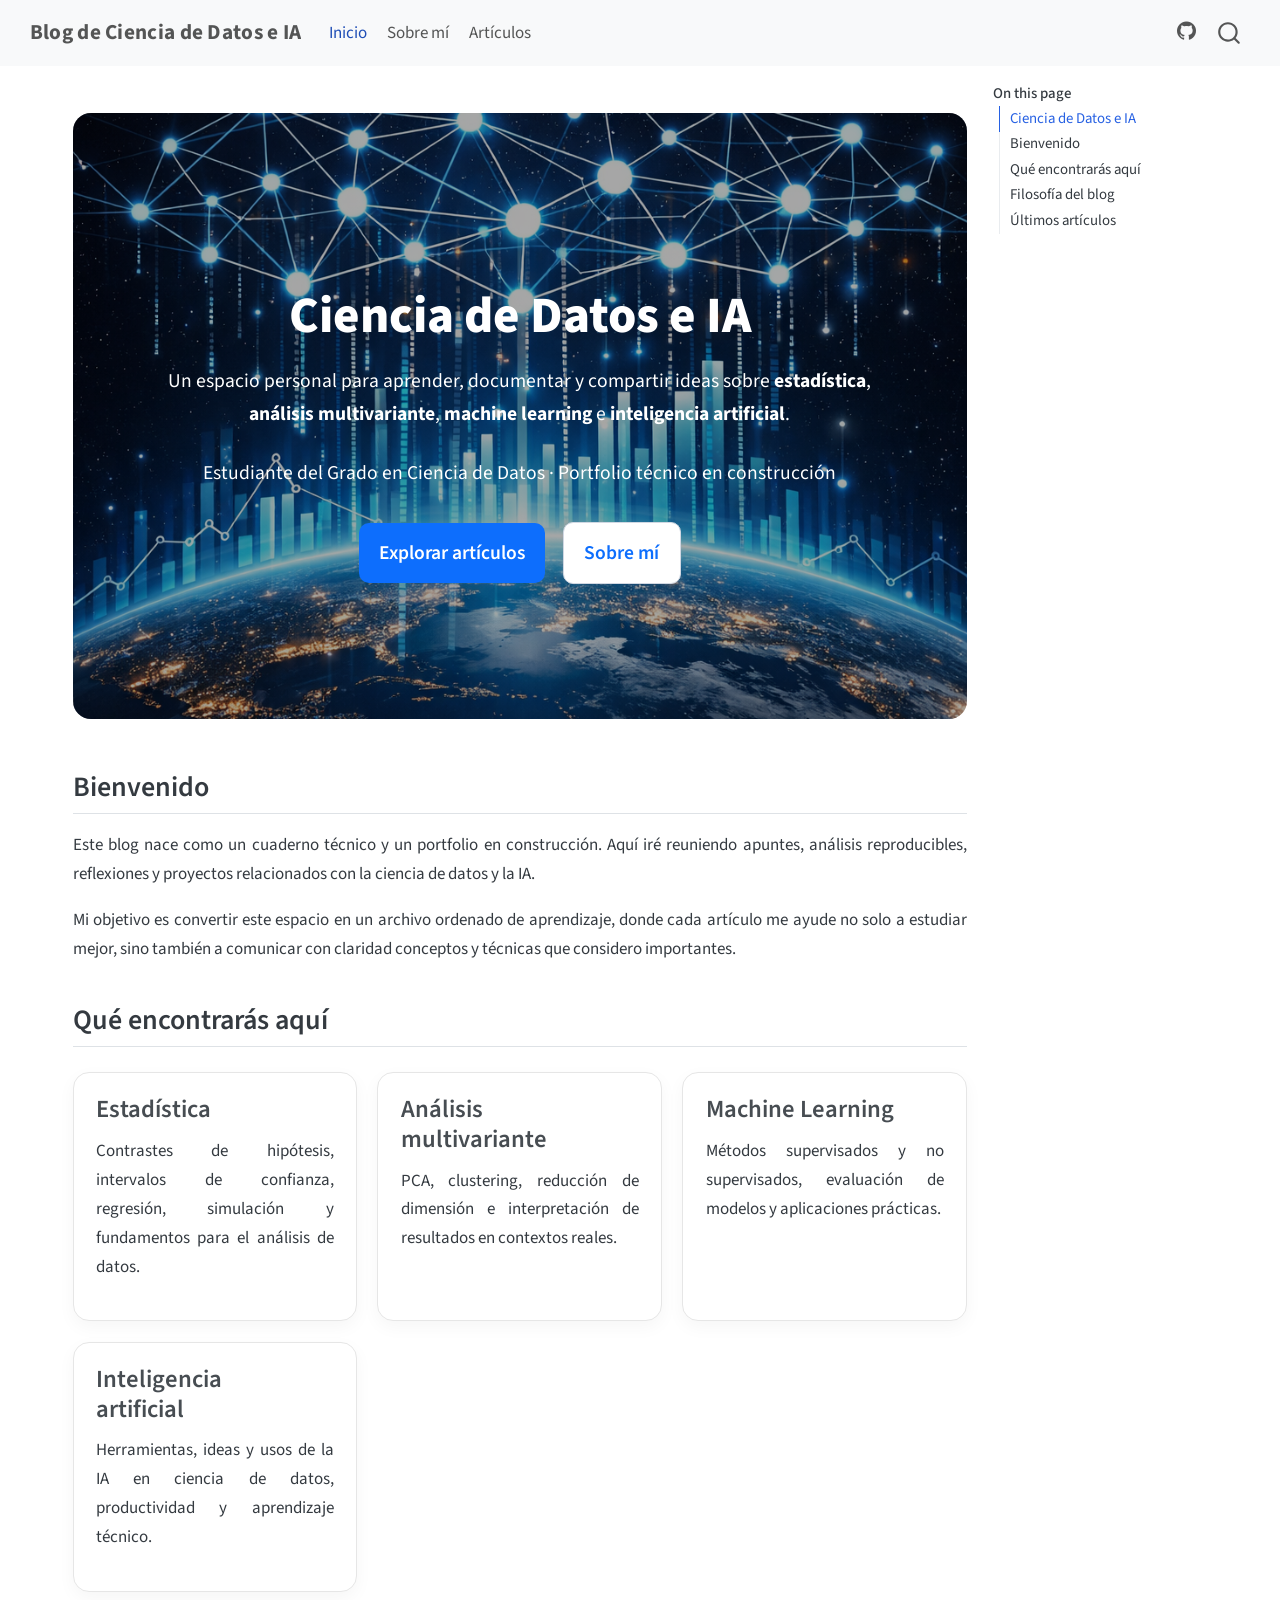
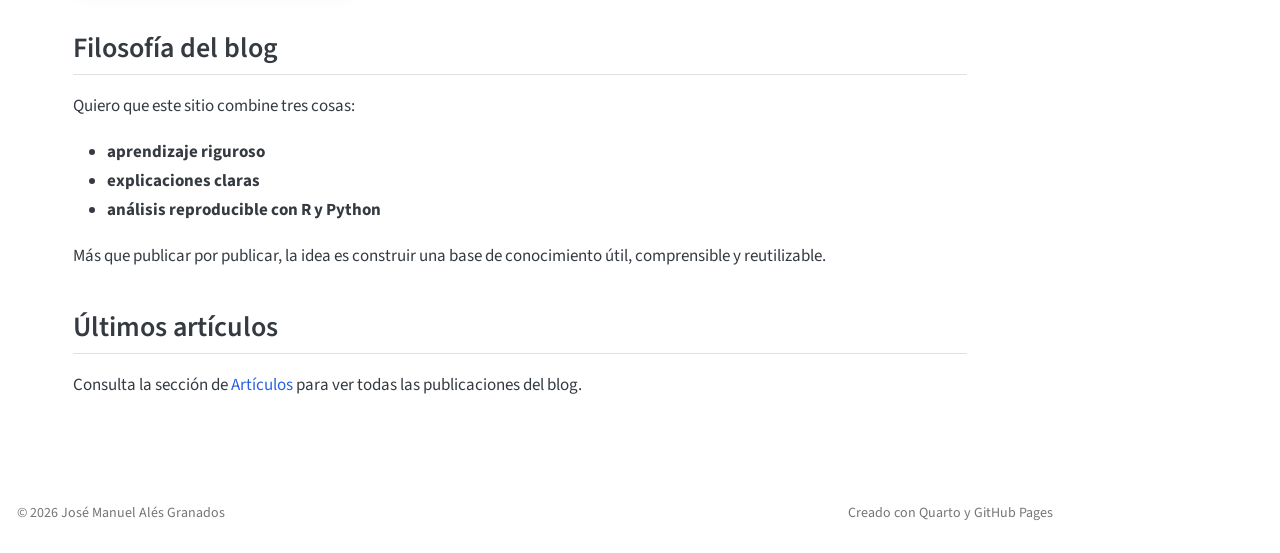
<file: index.html>
<!DOCTYPE html>
<html xmlns="http://www.w3.org/1999/xhtml" lang="en" xml:lang="en"><head>

<meta charset="utf-8">
<meta name="generator" content="quarto-1.9.36">

<meta name="viewport" content="width=device-width, initial-scale=1.0, user-scalable=yes">


<title>Blog de Ciencia de Datos e IA</title>
<style>
/* Default styles provided by pandoc.
** See https://pandoc.org/MANUAL.html#variables-for-html for config info.
*/
code{white-space: pre-wrap;}
span.smallcaps{font-variant: small-caps;}
div.columns{display: flex; gap: min(4vw, 1.5em);}
div.column{flex: auto; overflow-x: auto;}
div.hanging-indent{margin-left: 1.5em; text-indent: -1.5em;}
ul.task-list{list-style: none;}
ul.task-list li input[type="checkbox"] {
  width: 0.8em;
  margin: 0 0.8em 0.2em -1em; /* quarto-specific, see https://github.com/quarto-dev/quarto-cli/issues/4556 */ 
  vertical-align: middle;
}
</style>


<script src="site_libs/quarto-nav/quarto-nav.js"></script>
<script src="site_libs/quarto-nav/headroom.min.js"></script>
<script src="site_libs/clipboard/clipboard.min.js"></script>
<script src="site_libs/quarto-search/autocomplete.umd.js"></script>
<script src="site_libs/quarto-search/fuse.min.js"></script>
<script src="site_libs/quarto-search/quarto-search.js"></script>
<meta name="quarto:offset" content="./">
<script src="site_libs/quarto-html/quarto.js" type="module"></script>
<script src="site_libs/quarto-html/tabsets/tabsets.js" type="module"></script>
<script src="site_libs/quarto-html/popper.min.js"></script>
<script src="site_libs/quarto-html/tippy.umd.min.js"></script>
<script src="site_libs/quarto-html/anchor.min.js"></script>
<link href="site_libs/quarto-html/tippy.css" rel="stylesheet">
<link href="site_libs/quarto-html/quarto-syntax-highlighting-845c23b38eaddc0f92fda52bfe77a8c8.css" rel="stylesheet" id="quarto-text-highlighting-styles">
<script src="site_libs/bootstrap/bootstrap.min.js"></script>
<link href="site_libs/bootstrap/bootstrap-icons.css" rel="stylesheet">
<link href="site_libs/bootstrap/bootstrap-a0f9fd0d421825b736dc1bbcbcba2219.min.css" rel="stylesheet" append-hash="true" id="quarto-bootstrap" data-mode="light">
<script id="quarto-search-options" type="application/json">{
  "location": "navbar",
  "copy-button": false,
  "collapse-after": 3,
  "panel-placement": "end",
  "type": "overlay",
  "limit": 50,
  "keyboard-shortcut": [
    "f",
    "/",
    "s"
  ],
  "show-item-context": false,
  "language": {
    "search-no-results-text": "No results",
    "search-matching-documents-text": "matching documents",
    "search-copy-link-title": "Copy link to search",
    "search-hide-matches-text": "Hide additional matches",
    "search-more-match-text": "more match in this document",
    "search-more-matches-text": "more matches in this document",
    "search-clear-button-title": "Clear",
    "search-text-placeholder": "",
    "search-detached-cancel-button-title": "Cancel",
    "search-submit-button-title": "Submit",
    "search-label": "Search"
  }
}</script>
<style>html{ scroll-behavior: smooth; }</style>


<link rel="stylesheet" href="styles.css">
</head>

<body class="nav-fixed quarto-light">

<div id="quarto-search-results"></div>
  <header id="quarto-header" class="headroom fixed-top">
    <nav class="navbar navbar-expand-lg " data-bs-theme="dark">
      <div class="navbar-container container-fluid">
      <div class="navbar-brand-container mx-auto">
    <a class="navbar-brand" href="./index.html">
    <span class="navbar-title">Blog de Ciencia de Datos e IA</span>
    </a>
  </div>
            <div id="quarto-search" class="" title="Search"></div>
          <button class="navbar-toggler" type="button" data-bs-toggle="collapse" data-bs-target="#navbarCollapse" aria-controls="navbarCollapse" role="menu" aria-expanded="false" aria-label="Toggle navigation" onclick="if (window.quartoToggleHeadroom) { window.quartoToggleHeadroom(); }">
  <span class="navbar-toggler-icon"></span>
</button>
          <div class="collapse navbar-collapse" id="navbarCollapse">
            <ul class="navbar-nav navbar-nav-scroll me-auto">
  <li class="nav-item">
    <a class="nav-link active" href="./index.html" aria-current="page"> 
<span class="menu-text">Inicio</span></a>
  </li>  
  <li class="nav-item">
    <a class="nav-link" href="./about.html"> 
<span class="menu-text">Sobre mí</span></a>
  </li>  
  <li class="nav-item">
    <a class="nav-link" href="./posts.html"> 
<span class="menu-text">Artículos</span></a>
  </li>  
</ul>
            <ul class="navbar-nav navbar-nav-scroll ms-auto">
  <li class="nav-item compact">
    <a class="nav-link" href="https://github.com/JAles83"> <i class="bi bi-github" role="img">
</i> 
<span class="menu-text"></span></a>
  </li>  
</ul>
          </div> <!-- /navcollapse -->
            <div class="quarto-navbar-tools">
</div>
      </div> <!-- /container-fluid -->
    </nav>
</header>
<!-- content -->
<div id="quarto-content" class="quarto-container page-columns page-rows-contents page-layout-full page-navbar">
<!-- sidebar -->
<!-- margin-sidebar -->
    <div id="quarto-margin-sidebar" class="sidebar margin-sidebar">
        <nav id="TOC" role="doc-toc" class="toc-active">
    <h2 id="toc-title">On this page</h2>
   
  <ul>
  <li><a href="#ciencia-de-datos-e-ia" id="toc-ciencia-de-datos-e-ia" class="nav-link active" data-scroll-target="#ciencia-de-datos-e-ia">Ciencia de Datos e IA</a></li>
  <li><a href="#bienvenido" id="toc-bienvenido" class="nav-link" data-scroll-target="#bienvenido">Bienvenido</a></li>
  <li><a href="#qué-encontrarás-aquí" id="toc-qué-encontrarás-aquí" class="nav-link" data-scroll-target="#qué-encontrarás-aquí">Qué encontrarás aquí</a></li>
  <li><a href="#filosofía-del-blog" id="toc-filosofía-del-blog" class="nav-link" data-scroll-target="#filosofía-del-blog">Filosofía del blog</a></li>
  <li><a href="#últimos-artículos" id="toc-últimos-artículos" class="nav-link" data-scroll-target="#últimos-artículos">Últimos artículos</a></li>
  </ul>
</nav>
    </div>
<!-- main -->
<main class="content column-page-left" id="quarto-document-content"><header id="title-block-header" class="quarto-title-block"></header>




<section id="ciencia-de-datos-e-ia" class="level1 hero-banner">
<h1>Ciencia de Datos e IA</h1>
<p>Un espacio personal para aprender, documentar y compartir ideas sobre <strong>estadística</strong>, <strong>análisis multivariante</strong>, <strong>machine learning</strong> e <strong>inteligencia artificial</strong>.</p>
<p>Estudiante del Grado en Ciencia de Datos · Portfolio técnico en construcción</p>
<p><a href="./posts.html" class="btn-primary">Explorar artículos</a> <a href="./about.html" class="btn-secondary">Sobre mí</a></p>
</section>
<section id="bienvenido" class="level2">
<h2 class="anchored" data-anchor-id="bienvenido">Bienvenido</h2>
<p>Este blog nace como un cuaderno técnico y un portfolio en construcción. Aquí iré reuniendo apuntes, análisis reproducibles, reflexiones y proyectos relacionados con la ciencia de datos y la IA.</p>
<p>Mi objetivo es convertir este espacio en un archivo ordenado de aprendizaje, donde cada artículo me ayude no solo a estudiar mejor, sino también a comunicar con claridad conceptos y técnicas que considero importantes.</p>
</section>
<section id="qué-encontrarás-aquí" class="level2">
<h2 class="anchored" data-anchor-id="qué-encontrarás-aquí">Qué encontrarás aquí</h2>
<div class="grid">
<section id="estadística" class="level3 feature-card">
<h3 class="anchored" data-anchor-id="estadística">Estadística</h3>
<p>Contrastes de hipótesis, intervalos de confianza, regresión, simulación y fundamentos para el análisis de datos.</p>
</section>
<section id="análisis-multivariante" class="level3 feature-card">
<h3 class="anchored" data-anchor-id="análisis-multivariante">Análisis multivariante</h3>
<p>PCA, clustering, reducción de dimensión e interpretación de resultados en contextos reales.</p>
</section>
<section id="machine-learning" class="level3 feature-card">
<h3 class="anchored" data-anchor-id="machine-learning">Machine Learning</h3>
<p>Métodos supervisados y no supervisados, evaluación de modelos y aplicaciones prácticas.</p>
</section>
<section id="inteligencia-artificial" class="level3 feature-card">
<h3 class="anchored" data-anchor-id="inteligencia-artificial">Inteligencia artificial</h3>
<p>Herramientas, ideas y usos de la IA en ciencia de datos, productividad y aprendizaje técnico.</p>
</section>
</div>
</section>
<section id="filosofía-del-blog" class="level2">
<h2 class="anchored" data-anchor-id="filosofía-del-blog">Filosofía del blog</h2>
<p>Quiero que este sitio combine tres cosas:</p>
<ul>
<li><strong>aprendizaje riguroso</strong></li>
<li><strong>explicaciones claras</strong></li>
<li><strong>análisis reproducible con R y Python</strong></li>
</ul>
<p>Más que publicar por publicar, la idea es construir una base de conocimiento útil, comprensible y reutilizable.</p>
</section>
<section id="últimos-artículos" class="level2">
<h2 class="anchored" data-anchor-id="últimos-artículos">Últimos artículos</h2>
<p>Consulta la sección de <a href="./posts.html">Artículos</a> para ver todas las publicaciones del blog.</p>


</section>

</main> <!-- /main -->
<script id="quarto-html-after-body" type="application/javascript">
  window.document.addEventListener("DOMContentLoaded", function (event) {
    const icon = "";
    const anchorJS = new window.AnchorJS();
    anchorJS.options = {
      placement: 'right',
      icon: icon
    };
    anchorJS.add('.anchored');
    const isCodeAnnotation = (el) => {
      for (const clz of el.classList) {
        if (clz.startsWith('code-annotation-')) {                     
          return true;
        }
      }
      return false;
    }
    const onCopySuccess = function(e) {
      // button target
      const button = e.trigger;
      // don't keep focus
      button.blur();
      // flash "checked"
      button.classList.add('code-copy-button-checked');
      var currentTitle = button.getAttribute("title");
      button.setAttribute("title", "Copied!");
      let tooltip;
      if (window.bootstrap) {
        button.setAttribute("data-bs-toggle", "tooltip");
        button.setAttribute("data-bs-placement", "left");
        button.setAttribute("data-bs-title", "Copied!");
        tooltip = new bootstrap.Tooltip(button, 
          { trigger: "manual", 
            customClass: "code-copy-button-tooltip",
            offset: [0, -8]});
        tooltip.show();    
      }
      setTimeout(function() {
        if (tooltip) {
          tooltip.hide();
          button.removeAttribute("data-bs-title");
          button.removeAttribute("data-bs-toggle");
          button.removeAttribute("data-bs-placement");
        }
        button.setAttribute("title", currentTitle);
        button.classList.remove('code-copy-button-checked');
      }, 1000);
      // clear code selection
      e.clearSelection();
    }
    const getTextToCopy = function(trigger) {
      const outerScaffold = trigger.parentElement.cloneNode(true);
      const codeEl = outerScaffold.querySelector('code');
      for (const childEl of codeEl.children) {
        if (isCodeAnnotation(childEl)) {
          childEl.remove();
        }
      }
      return codeEl.innerText;
    }
    const clipboard = new window.ClipboardJS('.code-copy-button:not([data-in-quarto-modal])', {
      text: getTextToCopy
    });
    clipboard.on('success', onCopySuccess);
    if (window.document.getElementById('quarto-embedded-source-code-modal')) {
      const clipboardModal = new window.ClipboardJS('.code-copy-button[data-in-quarto-modal]', {
        text: getTextToCopy,
        container: window.document.getElementById('quarto-embedded-source-code-modal')
      });
      clipboardModal.on('success', onCopySuccess);
    }
      var localhostRegex = new RegExp(/^(?:http|https):\/\/localhost\:?[0-9]*\//);
      var mailtoRegex = new RegExp(/^mailto:/);
        var filterRegex = new RegExp("https:\/\/jales83\.github\.io");
      var isInternal = (href) => {
          return filterRegex.test(href) || localhostRegex.test(href) || mailtoRegex.test(href);
      }
      // Inspect non-navigation links and adorn them if external
     var links = window.document.querySelectorAll('a[href]:not(.nav-link):not(.navbar-brand):not(.toc-action):not(.sidebar-link):not(.sidebar-item-toggle):not(.pagination-link):not(.no-external):not([aria-hidden]):not(.dropdown-item):not(.quarto-navigation-tool):not(.about-link)');
      for (var i=0; i<links.length; i++) {
        const link = links[i];
        if (!isInternal(link.href)) {
          // undo the damage that might have been done by quarto-nav.js in the case of
          // links that we want to consider external
          if (link.dataset.originalHref !== undefined) {
            link.href = link.dataset.originalHref;
          }
        }
      }
    function tippyHover(el, contentFn, onTriggerFn, onUntriggerFn) {
      const config = {
        allowHTML: true,
        maxWidth: 500,
        delay: 100,
        arrow: false,
        appendTo: function(el) {
            return el.parentElement;
        },
        interactive: true,
        interactiveBorder: 10,
        theme: 'quarto',
        placement: 'bottom-start',
      };
      if (contentFn) {
        config.content = contentFn;
      }
      if (onTriggerFn) {
        config.onTrigger = onTriggerFn;
      }
      if (onUntriggerFn) {
        config.onUntrigger = onUntriggerFn;
      }
      window.tippy(el, config); 
    }
    const noterefs = window.document.querySelectorAll('a[role="doc-noteref"]');
    for (var i=0; i<noterefs.length; i++) {
      const ref = noterefs[i];
      tippyHover(ref, function() {
        // use id or data attribute instead here
        let href = ref.getAttribute('data-footnote-href') || ref.getAttribute('href');
        try { href = new URL(href).hash; } catch {}
        const id = href.replace(/^#\/?/, "");
        const note = window.document.getElementById(id);
        if (note) {
          return note.innerHTML;
        } else {
          return "";
        }
      });
    }
    const xrefs = window.document.querySelectorAll('a.quarto-xref');
    const processXRef = (id, note) => {
      // Strip column container classes
      const stripColumnClz = (el) => {
        el.classList.remove("page-full", "page-columns");
        if (el.children) {
          for (const child of el.children) {
            stripColumnClz(child);
          }
        }
      }
      stripColumnClz(note)
      if (id === null || id.startsWith('sec-')) {
        // Special case sections, only their first couple elements
        const container = document.createElement("div");
        if (note.children && note.children.length > 2) {
          container.appendChild(note.children[0].cloneNode(true));
          for (let i = 1; i < note.children.length; i++) {
            const child = note.children[i];
            if (child.tagName === "P" && child.innerText === "") {
              continue;
            } else {
              container.appendChild(child.cloneNode(true));
              break;
            }
          }
          if (window.Quarto?.typesetMath) {
            window.Quarto.typesetMath(container);
          }
          return container.innerHTML
        } else {
          if (window.Quarto?.typesetMath) {
            window.Quarto.typesetMath(note);
          }
          return note.innerHTML;
        }
      } else {
        // Remove any anchor links if they are present
        const anchorLink = note.querySelector('a.anchorjs-link');
        if (anchorLink) {
          anchorLink.remove();
        }
        if (window.Quarto?.typesetMath) {
          window.Quarto.typesetMath(note);
        }
        if (note.classList.contains("callout")) {
          return note.outerHTML;
        } else {
          return note.innerHTML;
        }
      }
    }
    for (var i=0; i<xrefs.length; i++) {
      const xref = xrefs[i];
      tippyHover(xref, undefined, function(instance) {
        instance.disable();
        let url = xref.getAttribute('href');
        let hash = undefined; 
        if (url.startsWith('#')) {
          hash = url;
        } else {
          try { hash = new URL(url).hash; } catch {}
        }
        if (hash) {
          const id = hash.replace(/^#\/?/, "");
          const note = window.document.getElementById(id);
          if (note !== null) {
            try {
              const html = processXRef(id, note.cloneNode(true));
              instance.setContent(html);
            } finally {
              instance.enable();
              instance.show();
            }
          } else {
            // See if we can fetch this
            fetch(url.split('#')[0])
            .then(res => res.text())
            .then(html => {
              const parser = new DOMParser();
              const htmlDoc = parser.parseFromString(html, "text/html");
              const note = htmlDoc.getElementById(id);
              if (note !== null) {
                const html = processXRef(id, note);
                instance.setContent(html);
              } 
            }).finally(() => {
              instance.enable();
              instance.show();
            });
          }
        } else {
          // See if we can fetch a full url (with no hash to target)
          // This is a special case and we should probably do some content thinning / targeting
          fetch(url)
          .then(res => res.text())
          .then(html => {
            const parser = new DOMParser();
            const htmlDoc = parser.parseFromString(html, "text/html");
            const note = htmlDoc.querySelector('main.content');
            if (note !== null) {
              // This should only happen for chapter cross references
              // (since there is no id in the URL)
              // remove the first header
              if (note.children.length > 0 && note.children[0].tagName === "HEADER") {
                note.children[0].remove();
              }
              const html = processXRef(null, note);
              instance.setContent(html);
            } 
          }).finally(() => {
            instance.enable();
            instance.show();
          });
        }
      }, function(instance) {
      });
    }
        let selectedAnnoteEl;
        const selectorForAnnotation = ( cell, annotation) => {
          let cellAttr = 'data-code-cell="' + cell + '"';
          let lineAttr = 'data-code-annotation="' +  annotation + '"';
          const selector = 'span[' + cellAttr + '][' + lineAttr + ']';
          return selector;
        }
        const selectCodeLines = (annoteEl) => {
          const doc = window.document;
          const targetCell = annoteEl.getAttribute("data-target-cell");
          const targetAnnotation = annoteEl.getAttribute("data-target-annotation");
          const annoteSpan = window.document.querySelector(selectorForAnnotation(targetCell, targetAnnotation));
          const lines = annoteSpan.getAttribute("data-code-lines").split(",");
          const lineIds = lines.map((line) => {
            return targetCell + "-" + line;
          })
          let top = null;
          let height = null;
          let parent = null;
          if (lineIds.length > 0) {
              //compute the position of the single el (top and bottom and make a div)
              const el = window.document.getElementById(lineIds[0]);
              top = el.offsetTop;
              height = el.offsetHeight;
              parent = el.parentElement.parentElement;
            if (lineIds.length > 1) {
              const lastEl = window.document.getElementById(lineIds[lineIds.length - 1]);
              const bottom = lastEl.offsetTop + lastEl.offsetHeight;
              height = bottom - top;
            }
            if (top !== null && height !== null && parent !== null) {
              // cook up a div (if necessary) and position it 
              let div = window.document.getElementById("code-annotation-line-highlight");
              if (div === null) {
                div = window.document.createElement("div");
                div.setAttribute("id", "code-annotation-line-highlight");
                div.style.position = 'absolute';
                parent.appendChild(div);
              }
              div.style.top = top - 2 + "px";
              div.style.height = height + 4 + "px";
              div.style.left = 0;
              let gutterDiv = window.document.getElementById("code-annotation-line-highlight-gutter");
              if (gutterDiv === null) {
                gutterDiv = window.document.createElement("div");
                gutterDiv.setAttribute("id", "code-annotation-line-highlight-gutter");
                gutterDiv.style.position = 'absolute';
                const codeCell = window.document.getElementById(targetCell);
                const gutter = codeCell.querySelector('.code-annotation-gutter');
                gutter.appendChild(gutterDiv);
              }
              gutterDiv.style.top = top - 2 + "px";
              gutterDiv.style.height = height + 4 + "px";
            }
            selectedAnnoteEl = annoteEl;
          }
        };
        const unselectCodeLines = () => {
          const elementsIds = ["code-annotation-line-highlight", "code-annotation-line-highlight-gutter"];
          elementsIds.forEach((elId) => {
            const div = window.document.getElementById(elId);
            if (div) {
              div.remove();
            }
          });
          selectedAnnoteEl = undefined;
        };
          // Handle positioning of the toggle
      window.addEventListener(
        "resize",
        throttle(() => {
          elRect = undefined;
          if (selectedAnnoteEl) {
            selectCodeLines(selectedAnnoteEl);
          }
        }, 10)
      );
      function throttle(fn, ms) {
      let throttle = false;
      let timer;
        return (...args) => {
          if(!throttle) { // first call gets through
              fn.apply(this, args);
              throttle = true;
          } else { // all the others get throttled
              if(timer) clearTimeout(timer); // cancel #2
              timer = setTimeout(() => {
                fn.apply(this, args);
                timer = throttle = false;
              }, ms);
          }
        };
      }
        // Attach click handler to the DT
        const annoteDls = window.document.querySelectorAll('dt[data-target-cell]');
        for (const annoteDlNode of annoteDls) {
          annoteDlNode.addEventListener('click', (event) => {
            const clickedEl = event.target;
            if (clickedEl !== selectedAnnoteEl) {
              unselectCodeLines();
              const activeEl = window.document.querySelector('dt[data-target-cell].code-annotation-active');
              if (activeEl) {
                activeEl.classList.remove('code-annotation-active');
              }
              selectCodeLines(clickedEl);
              clickedEl.classList.add('code-annotation-active');
            } else {
              // Unselect the line
              unselectCodeLines();
              clickedEl.classList.remove('code-annotation-active');
            }
          });
        }
    const findCites = (el) => {
      const parentEl = el.parentElement;
      if (parentEl) {
        const cites = parentEl.dataset.cites;
        if (cites) {
          return {
            el,
            cites: cites.split(' ')
          };
        } else {
          return findCites(el.parentElement)
        }
      } else {
        return undefined;
      }
    };
    var bibliorefs = window.document.querySelectorAll('a[role="doc-biblioref"]');
    for (var i=0; i<bibliorefs.length; i++) {
      const ref = bibliorefs[i];
      const citeInfo = findCites(ref);
      if (citeInfo) {
        tippyHover(citeInfo.el, function() {
          var popup = window.document.createElement('div');
          citeInfo.cites.forEach(function(cite) {
            var citeDiv = window.document.createElement('div');
            citeDiv.classList.add('hanging-indent');
            citeDiv.classList.add('csl-entry');
            var biblioDiv = window.document.getElementById('ref-' + cite);
            if (biblioDiv) {
              citeDiv.innerHTML = biblioDiv.innerHTML;
            }
            popup.appendChild(citeDiv);
          });
          return popup.innerHTML;
        });
      }
    }
  });
  </script>
</div> <!-- /content -->
<footer class="footer">
  <div class="nav-footer">
    <div class="nav-footer-left">
<p>© 2026 José Manuel Alés Granados</p>
</div>   
    <div class="nav-footer-center">
      &nbsp;
    </div>
    <div class="nav-footer-right">
<p>Creado con Quarto y GitHub Pages</p>
</div>
  </div>
</footer>




<script src="site_libs/quarto-html/zenscroll-min.js"></script>
</body></html>
</file>
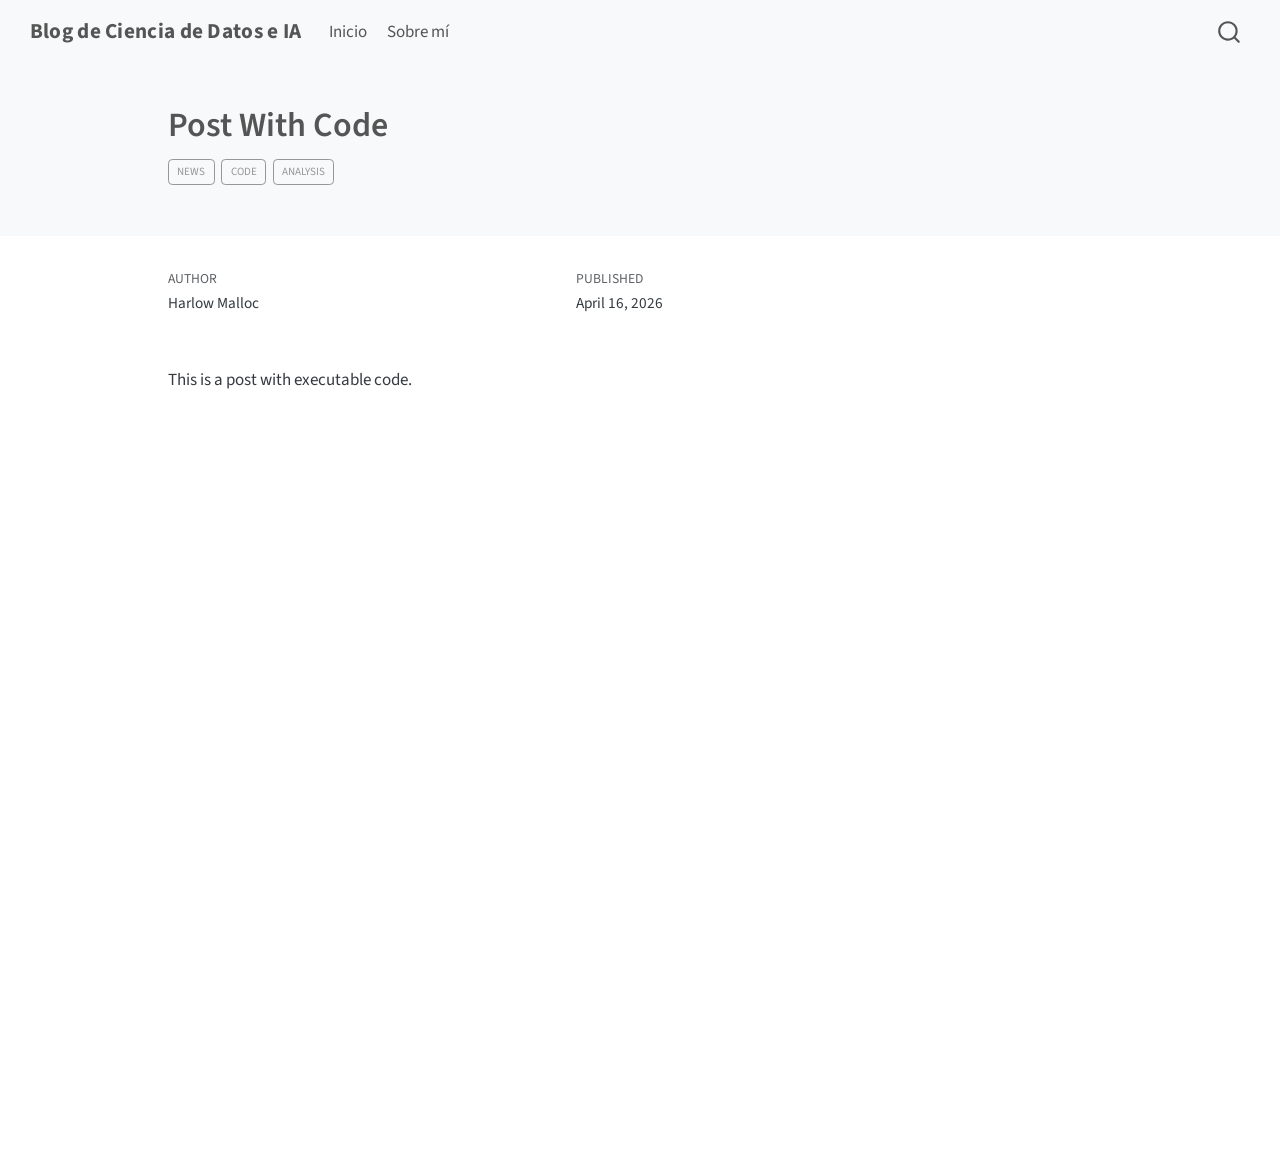
<file: posts/post-with-code/index.html>
<!DOCTYPE html>
<html xmlns="http://www.w3.org/1999/xhtml" lang="en" xml:lang="en"><head>

<meta charset="utf-8">
<meta name="generator" content="quarto-1.9.36">

<meta name="viewport" content="width=device-width, initial-scale=1.0, user-scalable=yes">

<meta name="author" content="Harlow Malloc">
<meta name="dcterms.date" content="2026-04-16">

<title>Post With Code – Blog de Ciencia de Datos e IA</title>
<style>
/* Default styles provided by pandoc.
** See https://pandoc.org/MANUAL.html#variables-for-html for config info.
*/
code{white-space: pre-wrap;}
span.smallcaps{font-variant: small-caps;}
div.columns{display: flex; gap: min(4vw, 1.5em);}
div.column{flex: auto; overflow-x: auto;}
div.hanging-indent{margin-left: 1.5em; text-indent: -1.5em;}
ul.task-list{list-style: none;}
ul.task-list li input[type="checkbox"] {
  width: 0.8em;
  margin: 0 0.8em 0.2em -1em; /* quarto-specific, see https://github.com/quarto-dev/quarto-cli/issues/4556 */ 
  vertical-align: middle;
}
</style>


<script src="../../site_libs/quarto-nav/quarto-nav.js"></script>
<script src="../../site_libs/quarto-nav/headroom.min.js"></script>
<script src="../../site_libs/clipboard/clipboard.min.js"></script>
<script src="../../site_libs/quarto-search/autocomplete.umd.js"></script>
<script src="../../site_libs/quarto-search/fuse.min.js"></script>
<script src="../../site_libs/quarto-search/quarto-search.js"></script>
<meta name="quarto:offset" content="../../">
<script src="../../site_libs/quarto-html/quarto.js" type="module"></script>
<script src="../../site_libs/quarto-html/tabsets/tabsets.js" type="module"></script>
<script src="../../site_libs/quarto-html/popper.min.js"></script>
<script src="../../site_libs/quarto-html/tippy.umd.min.js"></script>
<script src="../../site_libs/quarto-html/anchor.min.js"></script>
<link href="../../site_libs/quarto-html/tippy.css" rel="stylesheet">
<link href="../../site_libs/quarto-html/quarto-syntax-highlighting-845c23b38eaddc0f92fda52bfe77a8c8.css" rel="stylesheet" id="quarto-text-highlighting-styles">
<script src="../../site_libs/bootstrap/bootstrap.min.js"></script>
<link href="../../site_libs/bootstrap/bootstrap-icons.css" rel="stylesheet">
<link href="../../site_libs/bootstrap/bootstrap-a0f9fd0d421825b736dc1bbcbcba2219.min.css" rel="stylesheet" append-hash="true" id="quarto-bootstrap" data-mode="light">
<script id="quarto-search-options" type="application/json">{
  "location": "navbar",
  "copy-button": false,
  "collapse-after": 3,
  "panel-placement": "end",
  "type": "overlay",
  "limit": 50,
  "keyboard-shortcut": [
    "f",
    "/",
    "s"
  ],
  "show-item-context": false,
  "language": {
    "search-no-results-text": "No results",
    "search-matching-documents-text": "matching documents",
    "search-copy-link-title": "Copy link to search",
    "search-hide-matches-text": "Hide additional matches",
    "search-more-match-text": "more match in this document",
    "search-more-matches-text": "more matches in this document",
    "search-clear-button-title": "Clear",
    "search-text-placeholder": "",
    "search-detached-cancel-button-title": "Cancel",
    "search-submit-button-title": "Submit",
    "search-label": "Search"
  }
}</script>


<link rel="stylesheet" href="../../styles.css">
</head>

<body class="nav-fixed quarto-light">

<div id="quarto-search-results"></div>
  <header id="quarto-header" class="headroom fixed-top quarto-banner">
    <nav class="navbar navbar-expand-lg " data-bs-theme="dark">
      <div class="navbar-container container-fluid">
      <div class="navbar-brand-container mx-auto">
    <a class="navbar-brand" href="../../index.html">
    <span class="navbar-title">Blog de Ciencia de Datos e IA</span>
    </a>
  </div>
            <div id="quarto-search" class="" title="Search"></div>
          <button class="navbar-toggler" type="button" data-bs-toggle="collapse" data-bs-target="#navbarCollapse" aria-controls="navbarCollapse" role="menu" aria-expanded="false" aria-label="Toggle navigation" onclick="if (window.quartoToggleHeadroom) { window.quartoToggleHeadroom(); }">
  <span class="navbar-toggler-icon"></span>
</button>
          <div class="collapse navbar-collapse" id="navbarCollapse">
            <ul class="navbar-nav navbar-nav-scroll me-auto">
  <li class="nav-item">
    <a class="nav-link" href="../../index.html"> 
<span class="menu-text">Inicio</span></a>
  </li>  
  <li class="nav-item">
    <a class="nav-link" href="../../about.html"> 
<span class="menu-text">Sobre mí</span></a>
  </li>  
</ul>
          </div> <!-- /navcollapse -->
            <div class="quarto-navbar-tools">
</div>
      </div> <!-- /container-fluid -->
    </nav>
</header>
<!-- content -->
<header id="title-block-header" class="quarto-title-block default page-columns page-full">
  <div class="quarto-title-banner page-columns page-full">
    <div class="quarto-title column-body">
      <h1 class="title">Post With Code</h1>
                                <div class="quarto-categories">
                <div class="quarto-category">news</div>
                <div class="quarto-category">code</div>
                <div class="quarto-category">analysis</div>
              </div>
                  </div>
  </div>
    
  
  <div class="quarto-title-meta">

      <div>
      <div class="quarto-title-meta-heading">Author</div>
      <div class="quarto-title-meta-contents">
               <p>Harlow Malloc </p>
            </div>
    </div>
      
      <div>
      <div class="quarto-title-meta-heading">Published</div>
      <div class="quarto-title-meta-contents">
        <p class="date">April 16, 2026</p>
      </div>
    </div>
    
      
    </div>
    
  
  </header><div id="quarto-content" class="quarto-container page-columns page-rows-contents page-layout-article page-navbar">
<!-- sidebar -->
<!-- margin-sidebar -->
    <div id="quarto-margin-sidebar" class="sidebar margin-sidebar zindex-bottom">
        
    </div>
<!-- main -->
<main class="content quarto-banner-title-block" id="quarto-document-content">





<p>This is a post with executable code.</p>



</main> <!-- /main -->
<script id="quarto-html-after-body" type="application/javascript">
  window.document.addEventListener("DOMContentLoaded", function (event) {
    const icon = "";
    const anchorJS = new window.AnchorJS();
    anchorJS.options = {
      placement: 'right',
      icon: icon
    };
    anchorJS.add('.anchored');
    const isCodeAnnotation = (el) => {
      for (const clz of el.classList) {
        if (clz.startsWith('code-annotation-')) {                     
          return true;
        }
      }
      return false;
    }
    const onCopySuccess = function(e) {
      // button target
      const button = e.trigger;
      // don't keep focus
      button.blur();
      // flash "checked"
      button.classList.add('code-copy-button-checked');
      var currentTitle = button.getAttribute("title");
      button.setAttribute("title", "Copied!");
      let tooltip;
      if (window.bootstrap) {
        button.setAttribute("data-bs-toggle", "tooltip");
        button.setAttribute("data-bs-placement", "left");
        button.setAttribute("data-bs-title", "Copied!");
        tooltip = new bootstrap.Tooltip(button, 
          { trigger: "manual", 
            customClass: "code-copy-button-tooltip",
            offset: [0, -8]});
        tooltip.show();    
      }
      setTimeout(function() {
        if (tooltip) {
          tooltip.hide();
          button.removeAttribute("data-bs-title");
          button.removeAttribute("data-bs-toggle");
          button.removeAttribute("data-bs-placement");
        }
        button.setAttribute("title", currentTitle);
        button.classList.remove('code-copy-button-checked');
      }, 1000);
      // clear code selection
      e.clearSelection();
    }
    const getTextToCopy = function(trigger) {
      const outerScaffold = trigger.parentElement.cloneNode(true);
      const codeEl = outerScaffold.querySelector('code');
      for (const childEl of codeEl.children) {
        if (isCodeAnnotation(childEl)) {
          childEl.remove();
        }
      }
      return codeEl.innerText;
    }
    const clipboard = new window.ClipboardJS('.code-copy-button:not([data-in-quarto-modal])', {
      text: getTextToCopy
    });
    clipboard.on('success', onCopySuccess);
    if (window.document.getElementById('quarto-embedded-source-code-modal')) {
      const clipboardModal = new window.ClipboardJS('.code-copy-button[data-in-quarto-modal]', {
        text: getTextToCopy,
        container: window.document.getElementById('quarto-embedded-source-code-modal')
      });
      clipboardModal.on('success', onCopySuccess);
    }
      var localhostRegex = new RegExp(/^(?:http|https):\/\/localhost\:?[0-9]*\//);
      var mailtoRegex = new RegExp(/^mailto:/);
        var filterRegex = new RegExp("https:\/\/jales83\.github\.io");
      var isInternal = (href) => {
          return filterRegex.test(href) || localhostRegex.test(href) || mailtoRegex.test(href);
      }
      // Inspect non-navigation links and adorn them if external
     var links = window.document.querySelectorAll('a[href]:not(.nav-link):not(.navbar-brand):not(.toc-action):not(.sidebar-link):not(.sidebar-item-toggle):not(.pagination-link):not(.no-external):not([aria-hidden]):not(.dropdown-item):not(.quarto-navigation-tool):not(.about-link)');
      for (var i=0; i<links.length; i++) {
        const link = links[i];
        if (!isInternal(link.href)) {
          // undo the damage that might have been done by quarto-nav.js in the case of
          // links that we want to consider external
          if (link.dataset.originalHref !== undefined) {
            link.href = link.dataset.originalHref;
          }
        }
      }
    function tippyHover(el, contentFn, onTriggerFn, onUntriggerFn) {
      const config = {
        allowHTML: true,
        maxWidth: 500,
        delay: 100,
        arrow: false,
        appendTo: function(el) {
            return el.parentElement;
        },
        interactive: true,
        interactiveBorder: 10,
        theme: 'quarto',
        placement: 'bottom-start',
      };
      if (contentFn) {
        config.content = contentFn;
      }
      if (onTriggerFn) {
        config.onTrigger = onTriggerFn;
      }
      if (onUntriggerFn) {
        config.onUntrigger = onUntriggerFn;
      }
      window.tippy(el, config); 
    }
    const noterefs = window.document.querySelectorAll('a[role="doc-noteref"]');
    for (var i=0; i<noterefs.length; i++) {
      const ref = noterefs[i];
      tippyHover(ref, function() {
        // use id or data attribute instead here
        let href = ref.getAttribute('data-footnote-href') || ref.getAttribute('href');
        try { href = new URL(href).hash; } catch {}
        const id = href.replace(/^#\/?/, "");
        const note = window.document.getElementById(id);
        if (note) {
          return note.innerHTML;
        } else {
          return "";
        }
      });
    }
    const xrefs = window.document.querySelectorAll('a.quarto-xref');
    const processXRef = (id, note) => {
      // Strip column container classes
      const stripColumnClz = (el) => {
        el.classList.remove("page-full", "page-columns");
        if (el.children) {
          for (const child of el.children) {
            stripColumnClz(child);
          }
        }
      }
      stripColumnClz(note)
      if (id === null || id.startsWith('sec-')) {
        // Special case sections, only their first couple elements
        const container = document.createElement("div");
        if (note.children && note.children.length > 2) {
          container.appendChild(note.children[0].cloneNode(true));
          for (let i = 1; i < note.children.length; i++) {
            const child = note.children[i];
            if (child.tagName === "P" && child.innerText === "") {
              continue;
            } else {
              container.appendChild(child.cloneNode(true));
              break;
            }
          }
          if (window.Quarto?.typesetMath) {
            window.Quarto.typesetMath(container);
          }
          return container.innerHTML
        } else {
          if (window.Quarto?.typesetMath) {
            window.Quarto.typesetMath(note);
          }
          return note.innerHTML;
        }
      } else {
        // Remove any anchor links if they are present
        const anchorLink = note.querySelector('a.anchorjs-link');
        if (anchorLink) {
          anchorLink.remove();
        }
        if (window.Quarto?.typesetMath) {
          window.Quarto.typesetMath(note);
        }
        if (note.classList.contains("callout")) {
          return note.outerHTML;
        } else {
          return note.innerHTML;
        }
      }
    }
    for (var i=0; i<xrefs.length; i++) {
      const xref = xrefs[i];
      tippyHover(xref, undefined, function(instance) {
        instance.disable();
        let url = xref.getAttribute('href');
        let hash = undefined; 
        if (url.startsWith('#')) {
          hash = url;
        } else {
          try { hash = new URL(url).hash; } catch {}
        }
        if (hash) {
          const id = hash.replace(/^#\/?/, "");
          const note = window.document.getElementById(id);
          if (note !== null) {
            try {
              const html = processXRef(id, note.cloneNode(true));
              instance.setContent(html);
            } finally {
              instance.enable();
              instance.show();
            }
          } else {
            // See if we can fetch this
            fetch(url.split('#')[0])
            .then(res => res.text())
            .then(html => {
              const parser = new DOMParser();
              const htmlDoc = parser.parseFromString(html, "text/html");
              const note = htmlDoc.getElementById(id);
              if (note !== null) {
                const html = processXRef(id, note);
                instance.setContent(html);
              } 
            }).finally(() => {
              instance.enable();
              instance.show();
            });
          }
        } else {
          // See if we can fetch a full url (with no hash to target)
          // This is a special case and we should probably do some content thinning / targeting
          fetch(url)
          .then(res => res.text())
          .then(html => {
            const parser = new DOMParser();
            const htmlDoc = parser.parseFromString(html, "text/html");
            const note = htmlDoc.querySelector('main.content');
            if (note !== null) {
              // This should only happen for chapter cross references
              // (since there is no id in the URL)
              // remove the first header
              if (note.children.length > 0 && note.children[0].tagName === "HEADER") {
                note.children[0].remove();
              }
              const html = processXRef(null, note);
              instance.setContent(html);
            } 
          }).finally(() => {
            instance.enable();
            instance.show();
          });
        }
      }, function(instance) {
      });
    }
        let selectedAnnoteEl;
        const selectorForAnnotation = ( cell, annotation) => {
          let cellAttr = 'data-code-cell="' + cell + '"';
          let lineAttr = 'data-code-annotation="' +  annotation + '"';
          const selector = 'span[' + cellAttr + '][' + lineAttr + ']';
          return selector;
        }
        const selectCodeLines = (annoteEl) => {
          const doc = window.document;
          const targetCell = annoteEl.getAttribute("data-target-cell");
          const targetAnnotation = annoteEl.getAttribute("data-target-annotation");
          const annoteSpan = window.document.querySelector(selectorForAnnotation(targetCell, targetAnnotation));
          const lines = annoteSpan.getAttribute("data-code-lines").split(",");
          const lineIds = lines.map((line) => {
            return targetCell + "-" + line;
          })
          let top = null;
          let height = null;
          let parent = null;
          if (lineIds.length > 0) {
              //compute the position of the single el (top and bottom and make a div)
              const el = window.document.getElementById(lineIds[0]);
              top = el.offsetTop;
              height = el.offsetHeight;
              parent = el.parentElement.parentElement;
            if (lineIds.length > 1) {
              const lastEl = window.document.getElementById(lineIds[lineIds.length - 1]);
              const bottom = lastEl.offsetTop + lastEl.offsetHeight;
              height = bottom - top;
            }
            if (top !== null && height !== null && parent !== null) {
              // cook up a div (if necessary) and position it 
              let div = window.document.getElementById("code-annotation-line-highlight");
              if (div === null) {
                div = window.document.createElement("div");
                div.setAttribute("id", "code-annotation-line-highlight");
                div.style.position = 'absolute';
                parent.appendChild(div);
              }
              div.style.top = top - 2 + "px";
              div.style.height = height + 4 + "px";
              div.style.left = 0;
              let gutterDiv = window.document.getElementById("code-annotation-line-highlight-gutter");
              if (gutterDiv === null) {
                gutterDiv = window.document.createElement("div");
                gutterDiv.setAttribute("id", "code-annotation-line-highlight-gutter");
                gutterDiv.style.position = 'absolute';
                const codeCell = window.document.getElementById(targetCell);
                const gutter = codeCell.querySelector('.code-annotation-gutter');
                gutter.appendChild(gutterDiv);
              }
              gutterDiv.style.top = top - 2 + "px";
              gutterDiv.style.height = height + 4 + "px";
            }
            selectedAnnoteEl = annoteEl;
          }
        };
        const unselectCodeLines = () => {
          const elementsIds = ["code-annotation-line-highlight", "code-annotation-line-highlight-gutter"];
          elementsIds.forEach((elId) => {
            const div = window.document.getElementById(elId);
            if (div) {
              div.remove();
            }
          });
          selectedAnnoteEl = undefined;
        };
          // Handle positioning of the toggle
      window.addEventListener(
        "resize",
        throttle(() => {
          elRect = undefined;
          if (selectedAnnoteEl) {
            selectCodeLines(selectedAnnoteEl);
          }
        }, 10)
      );
      function throttle(fn, ms) {
      let throttle = false;
      let timer;
        return (...args) => {
          if(!throttle) { // first call gets through
              fn.apply(this, args);
              throttle = true;
          } else { // all the others get throttled
              if(timer) clearTimeout(timer); // cancel #2
              timer = setTimeout(() => {
                fn.apply(this, args);
                timer = throttle = false;
              }, ms);
          }
        };
      }
        // Attach click handler to the DT
        const annoteDls = window.document.querySelectorAll('dt[data-target-cell]');
        for (const annoteDlNode of annoteDls) {
          annoteDlNode.addEventListener('click', (event) => {
            const clickedEl = event.target;
            if (clickedEl !== selectedAnnoteEl) {
              unselectCodeLines();
              const activeEl = window.document.querySelector('dt[data-target-cell].code-annotation-active');
              if (activeEl) {
                activeEl.classList.remove('code-annotation-active');
              }
              selectCodeLines(clickedEl);
              clickedEl.classList.add('code-annotation-active');
            } else {
              // Unselect the line
              unselectCodeLines();
              clickedEl.classList.remove('code-annotation-active');
            }
          });
        }
    const findCites = (el) => {
      const parentEl = el.parentElement;
      if (parentEl) {
        const cites = parentEl.dataset.cites;
        if (cites) {
          return {
            el,
            cites: cites.split(' ')
          };
        } else {
          return findCites(el.parentElement)
        }
      } else {
        return undefined;
      }
    };
    var bibliorefs = window.document.querySelectorAll('a[role="doc-biblioref"]');
    for (var i=0; i<bibliorefs.length; i++) {
      const ref = bibliorefs[i];
      const citeInfo = findCites(ref);
      if (citeInfo) {
        tippyHover(citeInfo.el, function() {
          var popup = window.document.createElement('div');
          citeInfo.cites.forEach(function(cite) {
            var citeDiv = window.document.createElement('div');
            citeDiv.classList.add('hanging-indent');
            citeDiv.classList.add('csl-entry');
            var biblioDiv = window.document.getElementById('ref-' + cite);
            if (biblioDiv) {
              citeDiv.innerHTML = biblioDiv.innerHTML;
            }
            popup.appendChild(citeDiv);
          });
          return popup.innerHTML;
        });
      }
    }
  });
  </script>
</div> <!-- /content -->




</body></html>
</file>
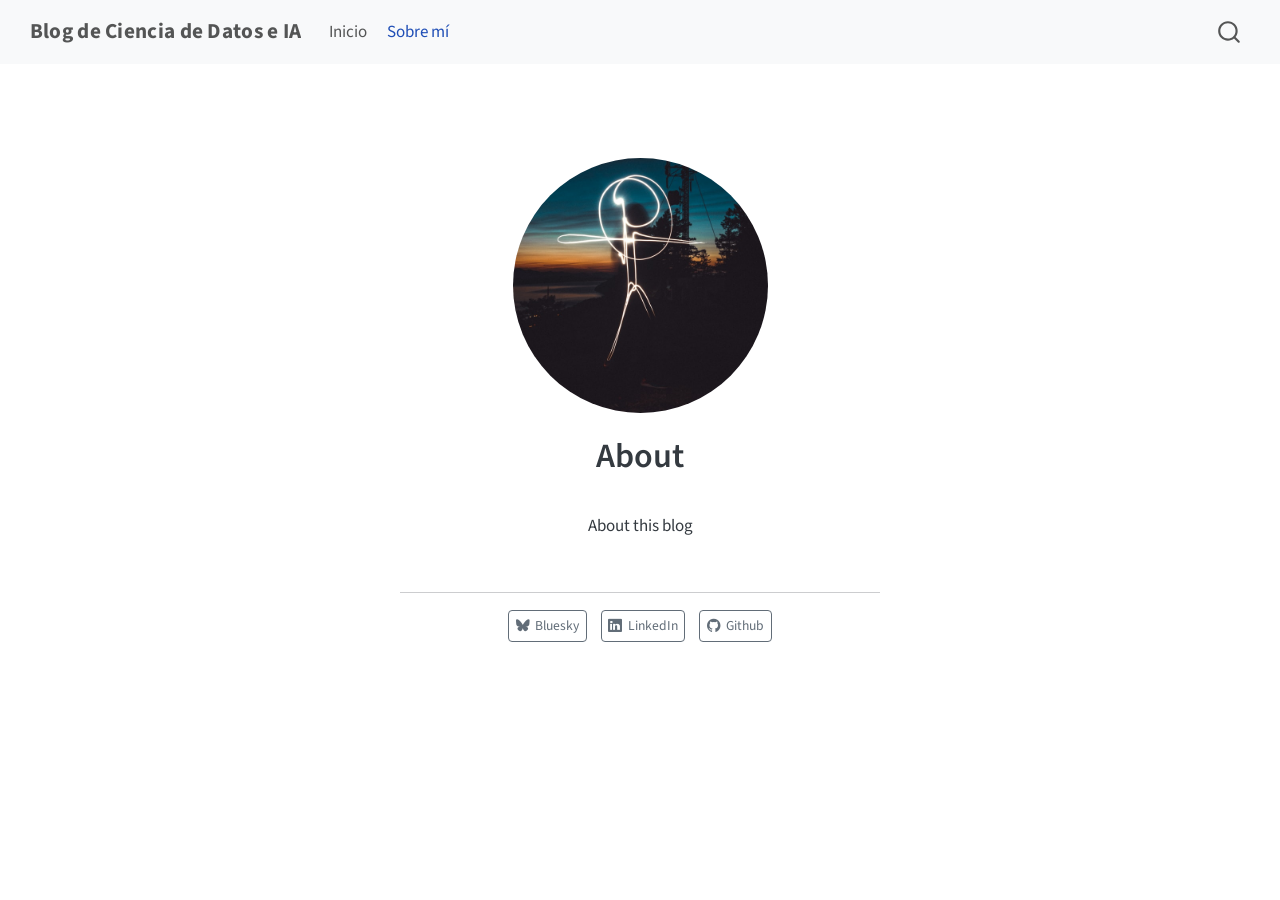
<file: about.html>
<!DOCTYPE html>
<html xmlns="http://www.w3.org/1999/xhtml" lang="en" xml:lang="en"><head>

<meta charset="utf-8">
<meta name="generator" content="quarto-1.9.36">

<meta name="viewport" content="width=device-width, initial-scale=1.0, user-scalable=yes">


<title>About – Blog de Ciencia de Datos e IA</title>
<style>
/* Default styles provided by pandoc.
** See https://pandoc.org/MANUAL.html#variables-for-html for config info.
*/
code{white-space: pre-wrap;}
span.smallcaps{font-variant: small-caps;}
div.columns{display: flex; gap: min(4vw, 1.5em);}
div.column{flex: auto; overflow-x: auto;}
div.hanging-indent{margin-left: 1.5em; text-indent: -1.5em;}
ul.task-list{list-style: none;}
ul.task-list li input[type="checkbox"] {
  width: 0.8em;
  margin: 0 0.8em 0.2em -1em; /* quarto-specific, see https://github.com/quarto-dev/quarto-cli/issues/4556 */ 
  vertical-align: middle;
}
</style>


<script src="site_libs/quarto-nav/quarto-nav.js"></script>
<script src="site_libs/quarto-nav/headroom.min.js"></script>
<script src="site_libs/clipboard/clipboard.min.js"></script>
<script src="site_libs/quarto-search/autocomplete.umd.js"></script>
<script src="site_libs/quarto-search/fuse.min.js"></script>
<script src="site_libs/quarto-search/quarto-search.js"></script>
<meta name="quarto:offset" content="./">
<script src="site_libs/quarto-html/quarto.js" type="module"></script>
<script src="site_libs/quarto-html/tabsets/tabsets.js" type="module"></script>
<script src="site_libs/quarto-html/popper.min.js"></script>
<script src="site_libs/quarto-html/tippy.umd.min.js"></script>
<link href="site_libs/quarto-html/tippy.css" rel="stylesheet">
<link href="site_libs/quarto-html/quarto-syntax-highlighting-845c23b38eaddc0f92fda52bfe77a8c8.css" rel="stylesheet" id="quarto-text-highlighting-styles">
<script src="site_libs/bootstrap/bootstrap.min.js"></script>
<link href="site_libs/bootstrap/bootstrap-icons.css" rel="stylesheet">
<link href="site_libs/bootstrap/bootstrap-a0f9fd0d421825b736dc1bbcbcba2219.min.css" rel="stylesheet" append-hash="true" id="quarto-bootstrap" data-mode="light">
<script id="quarto-search-options" type="application/json">{
  "location": "navbar",
  "copy-button": false,
  "collapse-after": 3,
  "panel-placement": "end",
  "type": "overlay",
  "limit": 50,
  "keyboard-shortcut": [
    "f",
    "/",
    "s"
  ],
  "show-item-context": false,
  "language": {
    "search-no-results-text": "No results",
    "search-matching-documents-text": "matching documents",
    "search-copy-link-title": "Copy link to search",
    "search-hide-matches-text": "Hide additional matches",
    "search-more-match-text": "more match in this document",
    "search-more-matches-text": "more matches in this document",
    "search-clear-button-title": "Clear",
    "search-text-placeholder": "",
    "search-detached-cancel-button-title": "Cancel",
    "search-submit-button-title": "Submit",
    "search-label": "Search"
  }
}</script>


<link rel="stylesheet" href="styles.css">
</head>

<body class="nav-fixed fullcontent quarto-light">

<div id="quarto-search-results"></div>
  <header id="quarto-header" class="headroom fixed-top">
    <nav class="navbar navbar-expand-lg " data-bs-theme="dark">
      <div class="navbar-container container-fluid">
      <div class="navbar-brand-container mx-auto">
    <a class="navbar-brand" href="./index.html">
    <span class="navbar-title">Blog de Ciencia de Datos e IA</span>
    </a>
  </div>
            <div id="quarto-search" class="" title="Search"></div>
          <button class="navbar-toggler" type="button" data-bs-toggle="collapse" data-bs-target="#navbarCollapse" aria-controls="navbarCollapse" role="menu" aria-expanded="false" aria-label="Toggle navigation" onclick="if (window.quartoToggleHeadroom) { window.quartoToggleHeadroom(); }">
  <span class="navbar-toggler-icon"></span>
</button>
          <div class="collapse navbar-collapse" id="navbarCollapse">
            <ul class="navbar-nav navbar-nav-scroll me-auto">
  <li class="nav-item">
    <a class="nav-link" href="./index.html"> 
<span class="menu-text">Inicio</span></a>
  </li>  
  <li class="nav-item">
    <a class="nav-link active" href="./about.html" aria-current="page"> 
<span class="menu-text">Sobre mí</span></a>
  </li>  
</ul>
          </div> <!-- /navcollapse -->
            <div class="quarto-navbar-tools">
</div>
      </div> <!-- /container-fluid -->
    </nav>
</header>
<!-- content -->
<div id="quarto-content" class="quarto-container page-columns page-rows-contents page-layout-article page-navbar">
<!-- sidebar -->
<!-- margin-sidebar -->
    
<!-- main -->
<div class="quarto-about-jolla">
  <img src="profile.jpg" class="about-image
  round " style="height: 15em; width: 15em;">
 <header id="title-block-header" class="quarto-title-block default">
<div class="quarto-title">
<h1 class="title">About</h1>
</div>
<div class="quarto-title-meta">
  </div>
</header><main class="content" id="quarto-document-content">
<p>About this blog</p>


</main> 
  <hr class="about-sep">
   <div class="about-links">
  <a href="https://bsky.app/" class="about-link" rel="" target="">
    <i class="bi bi-bluesky"></i>
     <span class="about-link-text">Bluesky</span>
  </a>
  <a href="https://linkedin.com" class="about-link" rel="" target="">
    <i class="bi bi-linkedin"></i>
     <span class="about-link-text">LinkedIn</span>
  </a>
  <a href="https://github.com" class="about-link" rel="" target="">
    <i class="bi bi-github"></i>
     <span class="about-link-text">Github</span>
  </a>
</div>
</div>
 <!-- /main -->
<script id="quarto-html-after-body" type="application/javascript">
  window.document.addEventListener("DOMContentLoaded", function (event) {
    const isCodeAnnotation = (el) => {
      for (const clz of el.classList) {
        if (clz.startsWith('code-annotation-')) {                     
          return true;
        }
      }
      return false;
    }
    const onCopySuccess = function(e) {
      // button target
      const button = e.trigger;
      // don't keep focus
      button.blur();
      // flash "checked"
      button.classList.add('code-copy-button-checked');
      var currentTitle = button.getAttribute("title");
      button.setAttribute("title", "Copied!");
      let tooltip;
      if (window.bootstrap) {
        button.setAttribute("data-bs-toggle", "tooltip");
        button.setAttribute("data-bs-placement", "left");
        button.setAttribute("data-bs-title", "Copied!");
        tooltip = new bootstrap.Tooltip(button, 
          { trigger: "manual", 
            customClass: "code-copy-button-tooltip",
            offset: [0, -8]});
        tooltip.show();    
      }
      setTimeout(function() {
        if (tooltip) {
          tooltip.hide();
          button.removeAttribute("data-bs-title");
          button.removeAttribute("data-bs-toggle");
          button.removeAttribute("data-bs-placement");
        }
        button.setAttribute("title", currentTitle);
        button.classList.remove('code-copy-button-checked');
      }, 1000);
      // clear code selection
      e.clearSelection();
    }
    const getTextToCopy = function(trigger) {
      const outerScaffold = trigger.parentElement.cloneNode(true);
      const codeEl = outerScaffold.querySelector('code');
      for (const childEl of codeEl.children) {
        if (isCodeAnnotation(childEl)) {
          childEl.remove();
        }
      }
      return codeEl.innerText;
    }
    const clipboard = new window.ClipboardJS('.code-copy-button:not([data-in-quarto-modal])', {
      text: getTextToCopy
    });
    clipboard.on('success', onCopySuccess);
    if (window.document.getElementById('quarto-embedded-source-code-modal')) {
      const clipboardModal = new window.ClipboardJS('.code-copy-button[data-in-quarto-modal]', {
        text: getTextToCopy,
        container: window.document.getElementById('quarto-embedded-source-code-modal')
      });
      clipboardModal.on('success', onCopySuccess);
    }
      var localhostRegex = new RegExp(/^(?:http|https):\/\/localhost\:?[0-9]*\//);
      var mailtoRegex = new RegExp(/^mailto:/);
        var filterRegex = new RegExp("https:\/\/jales83\.github\.io");
      var isInternal = (href) => {
          return filterRegex.test(href) || localhostRegex.test(href) || mailtoRegex.test(href);
      }
      // Inspect non-navigation links and adorn them if external
     var links = window.document.querySelectorAll('a[href]:not(.nav-link):not(.navbar-brand):not(.toc-action):not(.sidebar-link):not(.sidebar-item-toggle):not(.pagination-link):not(.no-external):not([aria-hidden]):not(.dropdown-item):not(.quarto-navigation-tool):not(.about-link)');
      for (var i=0; i<links.length; i++) {
        const link = links[i];
        if (!isInternal(link.href)) {
          // undo the damage that might have been done by quarto-nav.js in the case of
          // links that we want to consider external
          if (link.dataset.originalHref !== undefined) {
            link.href = link.dataset.originalHref;
          }
        }
      }
    function tippyHover(el, contentFn, onTriggerFn, onUntriggerFn) {
      const config = {
        allowHTML: true,
        maxWidth: 500,
        delay: 100,
        arrow: false,
        appendTo: function(el) {
            return el.parentElement;
        },
        interactive: true,
        interactiveBorder: 10,
        theme: 'quarto',
        placement: 'bottom-start',
      };
      if (contentFn) {
        config.content = contentFn;
      }
      if (onTriggerFn) {
        config.onTrigger = onTriggerFn;
      }
      if (onUntriggerFn) {
        config.onUntrigger = onUntriggerFn;
      }
      window.tippy(el, config); 
    }
    const noterefs = window.document.querySelectorAll('a[role="doc-noteref"]');
    for (var i=0; i<noterefs.length; i++) {
      const ref = noterefs[i];
      tippyHover(ref, function() {
        // use id or data attribute instead here
        let href = ref.getAttribute('data-footnote-href') || ref.getAttribute('href');
        try { href = new URL(href).hash; } catch {}
        const id = href.replace(/^#\/?/, "");
        const note = window.document.getElementById(id);
        if (note) {
          return note.innerHTML;
        } else {
          return "";
        }
      });
    }
    const xrefs = window.document.querySelectorAll('a.quarto-xref');
    const processXRef = (id, note) => {
      // Strip column container classes
      const stripColumnClz = (el) => {
        el.classList.remove("page-full", "page-columns");
        if (el.children) {
          for (const child of el.children) {
            stripColumnClz(child);
          }
        }
      }
      stripColumnClz(note)
      if (id === null || id.startsWith('sec-')) {
        // Special case sections, only their first couple elements
        const container = document.createElement("div");
        if (note.children && note.children.length > 2) {
          container.appendChild(note.children[0].cloneNode(true));
          for (let i = 1; i < note.children.length; i++) {
            const child = note.children[i];
            if (child.tagName === "P" && child.innerText === "") {
              continue;
            } else {
              container.appendChild(child.cloneNode(true));
              break;
            }
          }
          if (window.Quarto?.typesetMath) {
            window.Quarto.typesetMath(container);
          }
          return container.innerHTML
        } else {
          if (window.Quarto?.typesetMath) {
            window.Quarto.typesetMath(note);
          }
          return note.innerHTML;
        }
      } else {
        // Remove any anchor links if they are present
        const anchorLink = note.querySelector('a.anchorjs-link');
        if (anchorLink) {
          anchorLink.remove();
        }
        if (window.Quarto?.typesetMath) {
          window.Quarto.typesetMath(note);
        }
        if (note.classList.contains("callout")) {
          return note.outerHTML;
        } else {
          return note.innerHTML;
        }
      }
    }
    for (var i=0; i<xrefs.length; i++) {
      const xref = xrefs[i];
      tippyHover(xref, undefined, function(instance) {
        instance.disable();
        let url = xref.getAttribute('href');
        let hash = undefined; 
        if (url.startsWith('#')) {
          hash = url;
        } else {
          try { hash = new URL(url).hash; } catch {}
        }
        if (hash) {
          const id = hash.replace(/^#\/?/, "");
          const note = window.document.getElementById(id);
          if (note !== null) {
            try {
              const html = processXRef(id, note.cloneNode(true));
              instance.setContent(html);
            } finally {
              instance.enable();
              instance.show();
            }
          } else {
            // See if we can fetch this
            fetch(url.split('#')[0])
            .then(res => res.text())
            .then(html => {
              const parser = new DOMParser();
              const htmlDoc = parser.parseFromString(html, "text/html");
              const note = htmlDoc.getElementById(id);
              if (note !== null) {
                const html = processXRef(id, note);
                instance.setContent(html);
              } 
            }).finally(() => {
              instance.enable();
              instance.show();
            });
          }
        } else {
          // See if we can fetch a full url (with no hash to target)
          // This is a special case and we should probably do some content thinning / targeting
          fetch(url)
          .then(res => res.text())
          .then(html => {
            const parser = new DOMParser();
            const htmlDoc = parser.parseFromString(html, "text/html");
            const note = htmlDoc.querySelector('main.content');
            if (note !== null) {
              // This should only happen for chapter cross references
              // (since there is no id in the URL)
              // remove the first header
              if (note.children.length > 0 && note.children[0].tagName === "HEADER") {
                note.children[0].remove();
              }
              const html = processXRef(null, note);
              instance.setContent(html);
            } 
          }).finally(() => {
            instance.enable();
            instance.show();
          });
        }
      }, function(instance) {
      });
    }
        let selectedAnnoteEl;
        const selectorForAnnotation = ( cell, annotation) => {
          let cellAttr = 'data-code-cell="' + cell + '"';
          let lineAttr = 'data-code-annotation="' +  annotation + '"';
          const selector = 'span[' + cellAttr + '][' + lineAttr + ']';
          return selector;
        }
        const selectCodeLines = (annoteEl) => {
          const doc = window.document;
          const targetCell = annoteEl.getAttribute("data-target-cell");
          const targetAnnotation = annoteEl.getAttribute("data-target-annotation");
          const annoteSpan = window.document.querySelector(selectorForAnnotation(targetCell, targetAnnotation));
          const lines = annoteSpan.getAttribute("data-code-lines").split(",");
          const lineIds = lines.map((line) => {
            return targetCell + "-" + line;
          })
          let top = null;
          let height = null;
          let parent = null;
          if (lineIds.length > 0) {
              //compute the position of the single el (top and bottom and make a div)
              const el = window.document.getElementById(lineIds[0]);
              top = el.offsetTop;
              height = el.offsetHeight;
              parent = el.parentElement.parentElement;
            if (lineIds.length > 1) {
              const lastEl = window.document.getElementById(lineIds[lineIds.length - 1]);
              const bottom = lastEl.offsetTop + lastEl.offsetHeight;
              height = bottom - top;
            }
            if (top !== null && height !== null && parent !== null) {
              // cook up a div (if necessary) and position it 
              let div = window.document.getElementById("code-annotation-line-highlight");
              if (div === null) {
                div = window.document.createElement("div");
                div.setAttribute("id", "code-annotation-line-highlight");
                div.style.position = 'absolute';
                parent.appendChild(div);
              }
              div.style.top = top - 2 + "px";
              div.style.height = height + 4 + "px";
              div.style.left = 0;
              let gutterDiv = window.document.getElementById("code-annotation-line-highlight-gutter");
              if (gutterDiv === null) {
                gutterDiv = window.document.createElement("div");
                gutterDiv.setAttribute("id", "code-annotation-line-highlight-gutter");
                gutterDiv.style.position = 'absolute';
                const codeCell = window.document.getElementById(targetCell);
                const gutter = codeCell.querySelector('.code-annotation-gutter');
                gutter.appendChild(gutterDiv);
              }
              gutterDiv.style.top = top - 2 + "px";
              gutterDiv.style.height = height + 4 + "px";
            }
            selectedAnnoteEl = annoteEl;
          }
        };
        const unselectCodeLines = () => {
          const elementsIds = ["code-annotation-line-highlight", "code-annotation-line-highlight-gutter"];
          elementsIds.forEach((elId) => {
            const div = window.document.getElementById(elId);
            if (div) {
              div.remove();
            }
          });
          selectedAnnoteEl = undefined;
        };
          // Handle positioning of the toggle
      window.addEventListener(
        "resize",
        throttle(() => {
          elRect = undefined;
          if (selectedAnnoteEl) {
            selectCodeLines(selectedAnnoteEl);
          }
        }, 10)
      );
      function throttle(fn, ms) {
      let throttle = false;
      let timer;
        return (...args) => {
          if(!throttle) { // first call gets through
              fn.apply(this, args);
              throttle = true;
          } else { // all the others get throttled
              if(timer) clearTimeout(timer); // cancel #2
              timer = setTimeout(() => {
                fn.apply(this, args);
                timer = throttle = false;
              }, ms);
          }
        };
      }
        // Attach click handler to the DT
        const annoteDls = window.document.querySelectorAll('dt[data-target-cell]');
        for (const annoteDlNode of annoteDls) {
          annoteDlNode.addEventListener('click', (event) => {
            const clickedEl = event.target;
            if (clickedEl !== selectedAnnoteEl) {
              unselectCodeLines();
              const activeEl = window.document.querySelector('dt[data-target-cell].code-annotation-active');
              if (activeEl) {
                activeEl.classList.remove('code-annotation-active');
              }
              selectCodeLines(clickedEl);
              clickedEl.classList.add('code-annotation-active');
            } else {
              // Unselect the line
              unselectCodeLines();
              clickedEl.classList.remove('code-annotation-active');
            }
          });
        }
    const findCites = (el) => {
      const parentEl = el.parentElement;
      if (parentEl) {
        const cites = parentEl.dataset.cites;
        if (cites) {
          return {
            el,
            cites: cites.split(' ')
          };
        } else {
          return findCites(el.parentElement)
        }
      } else {
        return undefined;
      }
    };
    var bibliorefs = window.document.querySelectorAll('a[role="doc-biblioref"]');
    for (var i=0; i<bibliorefs.length; i++) {
      const ref = bibliorefs[i];
      const citeInfo = findCites(ref);
      if (citeInfo) {
        tippyHover(citeInfo.el, function() {
          var popup = window.document.createElement('div');
          citeInfo.cites.forEach(function(cite) {
            var citeDiv = window.document.createElement('div');
            citeDiv.classList.add('hanging-indent');
            citeDiv.classList.add('csl-entry');
            var biblioDiv = window.document.getElementById('ref-' + cite);
            if (biblioDiv) {
              citeDiv.innerHTML = biblioDiv.innerHTML;
            }
            popup.appendChild(citeDiv);
          });
          return popup.innerHTML;
        });
      }
    }
  });
  </script>
</div> <!-- /content -->




</body></html>
</file>
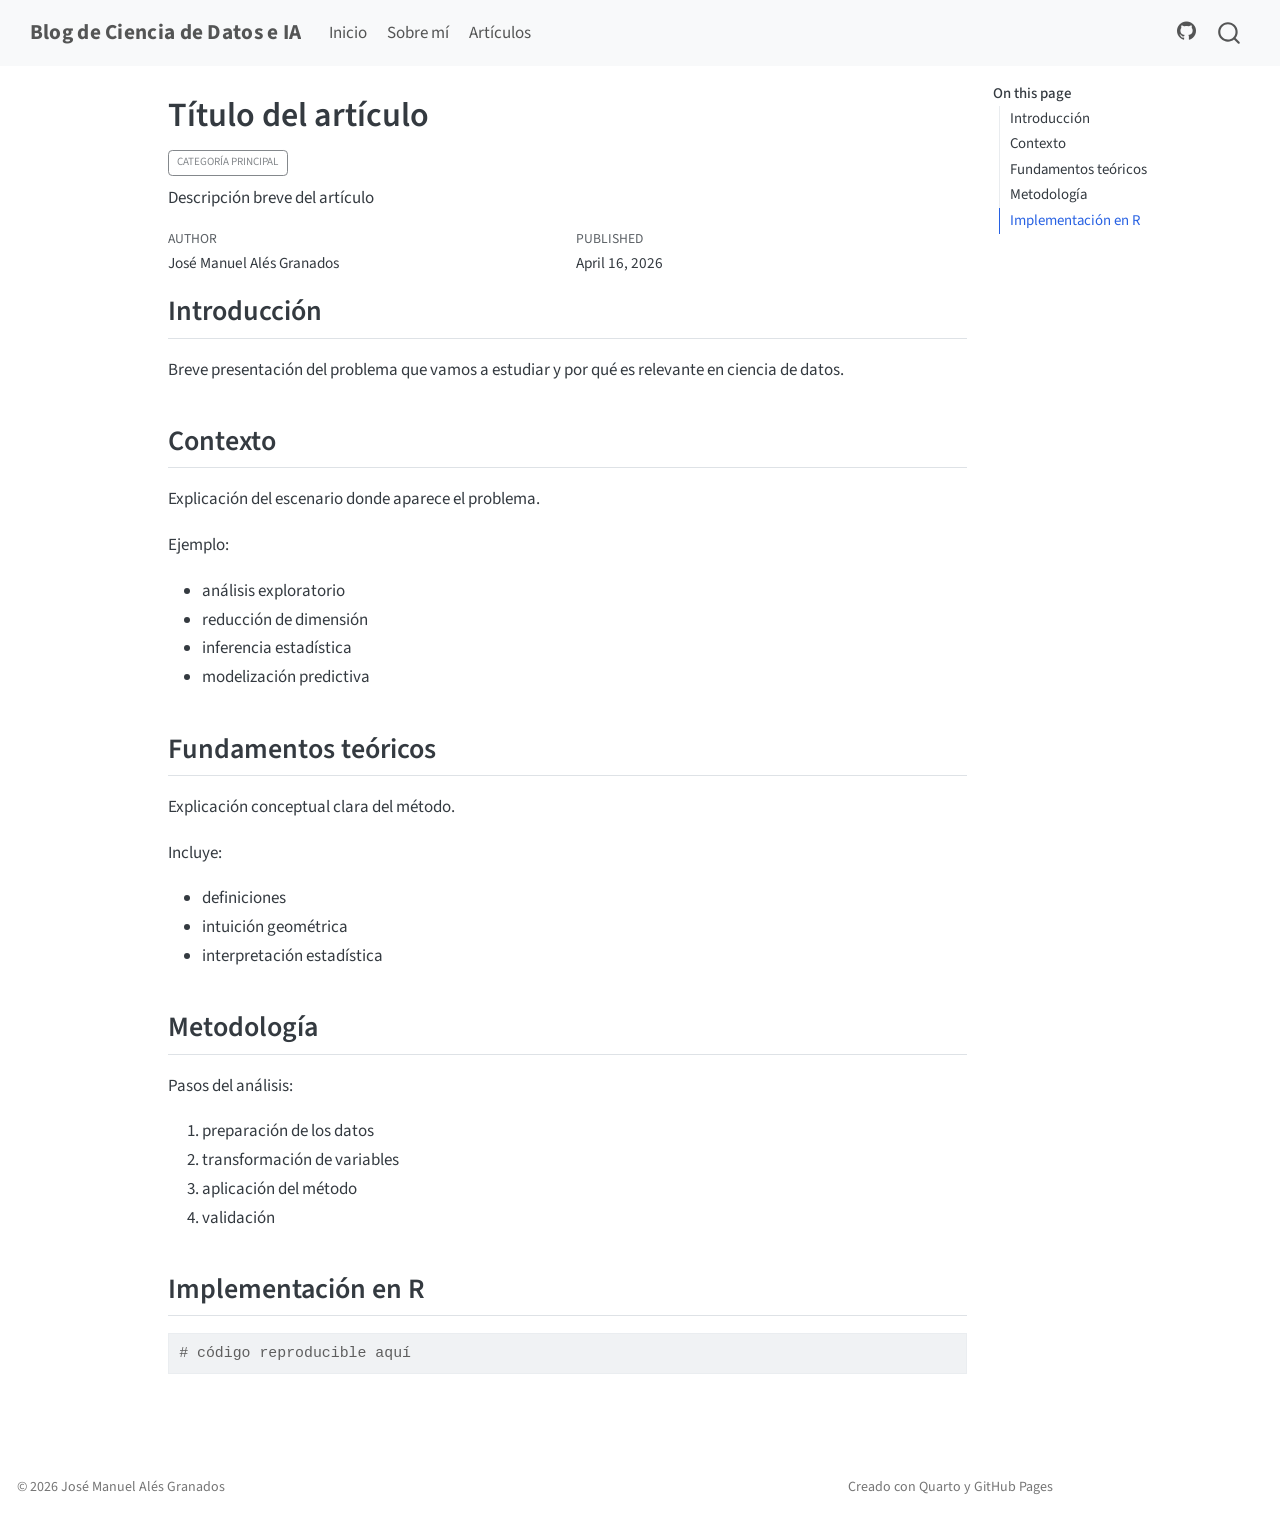
<file: posts/post-template.html>
<!DOCTYPE html>
<html xmlns="http://www.w3.org/1999/xhtml" lang="en" xml:lang="en"><head>

<meta charset="utf-8">
<meta name="generator" content="quarto-1.9.36">

<meta name="viewport" content="width=device-width, initial-scale=1.0, user-scalable=yes">

<meta name="author" content="José Manuel Alés Granados">
<meta name="dcterms.date" content="2026-04-16">
<meta name="description" content="Descripción breve del artículo">

<title>Título del artículo – Blog de Ciencia de Datos e IA</title>
<style>
/* Default styles provided by pandoc.
** See https://pandoc.org/MANUAL.html#variables-for-html for config info.
*/
code{white-space: pre-wrap;}
span.smallcaps{font-variant: small-caps;}
div.columns{display: flex; gap: min(4vw, 1.5em);}
div.column{flex: auto; overflow-x: auto;}
div.hanging-indent{margin-left: 1.5em; text-indent: -1.5em;}
ul.task-list{list-style: none;}
ul.task-list li input[type="checkbox"] {
  width: 0.8em;
  margin: 0 0.8em 0.2em -1em; /* quarto-specific, see https://github.com/quarto-dev/quarto-cli/issues/4556 */ 
  vertical-align: middle;
}
/* CSS for syntax highlighting */
html { -webkit-text-size-adjust: 100%; }
pre > code.sourceCode { white-space: pre; position: relative; }
pre > code.sourceCode > span { display: inline-block; line-height: 1.25; }
pre > code.sourceCode > span:empty { height: 1.2em; }
.sourceCode { overflow: visible; }
code.sourceCode > span { color: inherit; text-decoration: inherit; }
div.sourceCode { margin: 1em 0; }
pre.sourceCode { margin: 0; }
@media screen {
div.sourceCode { overflow: auto; }
}
@media print {
pre > code.sourceCode { white-space: pre-wrap; }
pre > code.sourceCode > span { text-indent: -5em; padding-left: 5em; }
}
pre.numberSource code
  { counter-reset: source-line 0; }
pre.numberSource code > span
  { position: relative; left: -4em; counter-increment: source-line; }
pre.numberSource code > span > a:first-child::before
  { content: counter(source-line);
    position: relative; left: -1em; text-align: right; vertical-align: baseline;
    border: none; display: inline-block;
    -webkit-touch-callout: none; -webkit-user-select: none;
    -khtml-user-select: none; -moz-user-select: none;
    -ms-user-select: none; user-select: none;
    padding: 0 4px; width: 4em;
  }
pre.numberSource { margin-left: 3em;  padding-left: 4px; }
div.sourceCode
  {   }
@media screen {
pre > code.sourceCode > span > a:first-child::before { text-decoration: underline; }
}
</style>


<script src="../site_libs/quarto-nav/quarto-nav.js"></script>
<script src="../site_libs/quarto-nav/headroom.min.js"></script>
<script src="../site_libs/clipboard/clipboard.min.js"></script>
<script src="../site_libs/quarto-search/autocomplete.umd.js"></script>
<script src="../site_libs/quarto-search/fuse.min.js"></script>
<script src="../site_libs/quarto-search/quarto-search.js"></script>
<meta name="quarto:offset" content="../">
<script src="../site_libs/quarto-html/quarto.js" type="module"></script>
<script src="../site_libs/quarto-html/tabsets/tabsets.js" type="module"></script>
<script src="../site_libs/quarto-html/popper.min.js"></script>
<script src="../site_libs/quarto-html/tippy.umd.min.js"></script>
<script src="../site_libs/quarto-html/anchor.min.js"></script>
<link href="../site_libs/quarto-html/tippy.css" rel="stylesheet">
<link href="../site_libs/quarto-html/quarto-syntax-highlighting-845c23b38eaddc0f92fda52bfe77a8c8.css" rel="stylesheet" id="quarto-text-highlighting-styles">
<script src="../site_libs/bootstrap/bootstrap.min.js"></script>
<link href="../site_libs/bootstrap/bootstrap-icons.css" rel="stylesheet">
<link href="../site_libs/bootstrap/bootstrap-a0f9fd0d421825b736dc1bbcbcba2219.min.css" rel="stylesheet" append-hash="true" id="quarto-bootstrap" data-mode="light">
<script id="quarto-search-options" type="application/json">{
  "location": "navbar",
  "copy-button": false,
  "collapse-after": 3,
  "panel-placement": "end",
  "type": "overlay",
  "limit": 50,
  "keyboard-shortcut": [
    "f",
    "/",
    "s"
  ],
  "show-item-context": false,
  "language": {
    "search-no-results-text": "No results",
    "search-matching-documents-text": "matching documents",
    "search-copy-link-title": "Copy link to search",
    "search-hide-matches-text": "Hide additional matches",
    "search-more-match-text": "more match in this document",
    "search-more-matches-text": "more matches in this document",
    "search-clear-button-title": "Clear",
    "search-text-placeholder": "",
    "search-detached-cancel-button-title": "Cancel",
    "search-submit-button-title": "Submit",
    "search-label": "Search"
  }
}</script>
<style>html{ scroll-behavior: smooth; }</style>


<link rel="stylesheet" href="../styles.css">
</head>

<body class="nav-fixed quarto-light">

<div id="quarto-search-results"></div>
  <header id="quarto-header" class="headroom fixed-top">
    <nav class="navbar navbar-expand-lg " data-bs-theme="dark">
      <div class="navbar-container container-fluid">
      <div class="navbar-brand-container mx-auto">
    <a class="navbar-brand" href="../index.html">
    <span class="navbar-title">Blog de Ciencia de Datos e IA</span>
    </a>
  </div>
            <div id="quarto-search" class="" title="Search"></div>
          <button class="navbar-toggler" type="button" data-bs-toggle="collapse" data-bs-target="#navbarCollapse" aria-controls="navbarCollapse" role="menu" aria-expanded="false" aria-label="Toggle navigation" onclick="if (window.quartoToggleHeadroom) { window.quartoToggleHeadroom(); }">
  <span class="navbar-toggler-icon"></span>
</button>
          <div class="collapse navbar-collapse" id="navbarCollapse">
            <ul class="navbar-nav navbar-nav-scroll me-auto">
  <li class="nav-item">
    <a class="nav-link" href="../index.html"> 
<span class="menu-text">Inicio</span></a>
  </li>  
  <li class="nav-item">
    <a class="nav-link" href="../about.html"> 
<span class="menu-text">Sobre mí</span></a>
  </li>  
  <li class="nav-item">
    <a class="nav-link" href="../posts.html"> 
<span class="menu-text">Artículos</span></a>
  </li>  
</ul>
            <ul class="navbar-nav navbar-nav-scroll ms-auto">
  <li class="nav-item compact">
    <a class="nav-link" href="https://github.com/JAles83"> <i class="bi bi-github" role="img">
</i> 
<span class="menu-text"></span></a>
  </li>  
</ul>
          </div> <!-- /navcollapse -->
            <div class="quarto-navbar-tools">
</div>
      </div> <!-- /container-fluid -->
    </nav>
</header>
<!-- content -->
<div id="quarto-content" class="quarto-container page-columns page-rows-contents page-layout-article page-navbar">
<!-- sidebar -->
<!-- margin-sidebar -->
    <div id="quarto-margin-sidebar" class="sidebar margin-sidebar">
        <nav id="TOC" role="doc-toc" class="toc-active">
    <h2 id="toc-title">On this page</h2>
   
  <ul>
  <li><a href="#introducción" id="toc-introducción" class="nav-link active" data-scroll-target="#introducción">Introducción</a></li>
  <li><a href="#contexto" id="toc-contexto" class="nav-link" data-scroll-target="#contexto">Contexto</a></li>
  <li><a href="#fundamentos-teóricos" id="toc-fundamentos-teóricos" class="nav-link" data-scroll-target="#fundamentos-teóricos">Fundamentos teóricos</a></li>
  <li><a href="#metodología" id="toc-metodología" class="nav-link" data-scroll-target="#metodología">Metodología</a></li>
  <li><a href="#implementación-en-r" id="toc-implementación-en-r" class="nav-link" data-scroll-target="#implementación-en-r">Implementación en R</a></li>
  </ul>
</nav>
    </div>
<!-- main -->
<main class="content" id="quarto-document-content">

<header id="title-block-header" class="quarto-title-block default">
<div class="quarto-title">
<h1 class="title">Título del artículo</h1>
  <div class="quarto-categories">
    <div class="quarto-category">Categoría principal</div>
  </div>
  </div>

<div>
  <div class="description">
    Descripción breve del artículo
  </div>
</div>


<div class="quarto-title-meta">

    <div>
    <div class="quarto-title-meta-heading">Author</div>
    <div class="quarto-title-meta-contents">
             <p>José Manuel Alés Granados </p>
          </div>
  </div>
    
    <div>
    <div class="quarto-title-meta-heading">Published</div>
    <div class="quarto-title-meta-contents">
      <p class="date">April 16, 2026</p>
    </div>
  </div>
  
    
  </div>
  


</header>


<section id="introducción" class="level2">
<h2 class="anchored" data-anchor-id="introducción">Introducción</h2>
<p>Breve presentación del problema que vamos a estudiar y por qué es relevante en ciencia de datos.</p>
</section>
<section id="contexto" class="level2">
<h2 class="anchored" data-anchor-id="contexto">Contexto</h2>
<p>Explicación del escenario donde aparece el problema.</p>
<p>Ejemplo:</p>
<ul>
<li>análisis exploratorio</li>
<li>reducción de dimensión</li>
<li>inferencia estadística</li>
<li>modelización predictiva</li>
</ul>
</section>
<section id="fundamentos-teóricos" class="level2">
<h2 class="anchored" data-anchor-id="fundamentos-teóricos">Fundamentos teóricos</h2>
<p>Explicación conceptual clara del método.</p>
<p>Incluye:</p>
<ul>
<li>definiciones</li>
<li>intuición geométrica</li>
<li>interpretación estadística</li>
</ul>
</section>
<section id="metodología" class="level2">
<h2 class="anchored" data-anchor-id="metodología">Metodología</h2>
<p>Pasos del análisis:</p>
<ol type="1">
<li>preparación de los datos</li>
<li>transformación de variables</li>
<li>aplicación del método</li>
<li>validación</li>
</ol>
</section>
<section id="implementación-en-r" class="level2">
<h2 class="anchored" data-anchor-id="implementación-en-r">Implementación en R</h2>
<div class="code-copy-outer-scaffold"><div class="sourceCode" id="cb1"><pre class="sourceCode r code-with-copy"><code class="sourceCode r"><span id="cb1-1"><a href="#cb1-1" aria-hidden="true" tabindex="-1"></a><span class="co"># código reproducible aquí</span></span></code></pre></div><button title="Copy to Clipboard" class="code-copy-button"><i class="bi"></i></button></div>


</section>

</main> <!-- /main -->
<script id="quarto-html-after-body" type="application/javascript">
  window.document.addEventListener("DOMContentLoaded", function (event) {
    const icon = "";
    const anchorJS = new window.AnchorJS();
    anchorJS.options = {
      placement: 'right',
      icon: icon
    };
    anchorJS.add('.anchored');
    const isCodeAnnotation = (el) => {
      for (const clz of el.classList) {
        if (clz.startsWith('code-annotation-')) {                     
          return true;
        }
      }
      return false;
    }
    const onCopySuccess = function(e) {
      // button target
      const button = e.trigger;
      // don't keep focus
      button.blur();
      // flash "checked"
      button.classList.add('code-copy-button-checked');
      var currentTitle = button.getAttribute("title");
      button.setAttribute("title", "Copied!");
      let tooltip;
      if (window.bootstrap) {
        button.setAttribute("data-bs-toggle", "tooltip");
        button.setAttribute("data-bs-placement", "left");
        button.setAttribute("data-bs-title", "Copied!");
        tooltip = new bootstrap.Tooltip(button, 
          { trigger: "manual", 
            customClass: "code-copy-button-tooltip",
            offset: [0, -8]});
        tooltip.show();    
      }
      setTimeout(function() {
        if (tooltip) {
          tooltip.hide();
          button.removeAttribute("data-bs-title");
          button.removeAttribute("data-bs-toggle");
          button.removeAttribute("data-bs-placement");
        }
        button.setAttribute("title", currentTitle);
        button.classList.remove('code-copy-button-checked');
      }, 1000);
      // clear code selection
      e.clearSelection();
    }
    const getTextToCopy = function(trigger) {
      const outerScaffold = trigger.parentElement.cloneNode(true);
      const codeEl = outerScaffold.querySelector('code');
      for (const childEl of codeEl.children) {
        if (isCodeAnnotation(childEl)) {
          childEl.remove();
        }
      }
      return codeEl.innerText;
    }
    const clipboard = new window.ClipboardJS('.code-copy-button:not([data-in-quarto-modal])', {
      text: getTextToCopy
    });
    clipboard.on('success', onCopySuccess);
    if (window.document.getElementById('quarto-embedded-source-code-modal')) {
      const clipboardModal = new window.ClipboardJS('.code-copy-button[data-in-quarto-modal]', {
        text: getTextToCopy,
        container: window.document.getElementById('quarto-embedded-source-code-modal')
      });
      clipboardModal.on('success', onCopySuccess);
    }
      var localhostRegex = new RegExp(/^(?:http|https):\/\/localhost\:?[0-9]*\//);
      var mailtoRegex = new RegExp(/^mailto:/);
        var filterRegex = new RegExp("https:\/\/jales83\.github\.io");
      var isInternal = (href) => {
          return filterRegex.test(href) || localhostRegex.test(href) || mailtoRegex.test(href);
      }
      // Inspect non-navigation links and adorn them if external
     var links = window.document.querySelectorAll('a[href]:not(.nav-link):not(.navbar-brand):not(.toc-action):not(.sidebar-link):not(.sidebar-item-toggle):not(.pagination-link):not(.no-external):not([aria-hidden]):not(.dropdown-item):not(.quarto-navigation-tool):not(.about-link)');
      for (var i=0; i<links.length; i++) {
        const link = links[i];
        if (!isInternal(link.href)) {
          // undo the damage that might have been done by quarto-nav.js in the case of
          // links that we want to consider external
          if (link.dataset.originalHref !== undefined) {
            link.href = link.dataset.originalHref;
          }
        }
      }
    function tippyHover(el, contentFn, onTriggerFn, onUntriggerFn) {
      const config = {
        allowHTML: true,
        maxWidth: 500,
        delay: 100,
        arrow: false,
        appendTo: function(el) {
            return el.parentElement;
        },
        interactive: true,
        interactiveBorder: 10,
        theme: 'quarto',
        placement: 'bottom-start',
      };
      if (contentFn) {
        config.content = contentFn;
      }
      if (onTriggerFn) {
        config.onTrigger = onTriggerFn;
      }
      if (onUntriggerFn) {
        config.onUntrigger = onUntriggerFn;
      }
      window.tippy(el, config); 
    }
    const noterefs = window.document.querySelectorAll('a[role="doc-noteref"]');
    for (var i=0; i<noterefs.length; i++) {
      const ref = noterefs[i];
      tippyHover(ref, function() {
        // use id or data attribute instead here
        let href = ref.getAttribute('data-footnote-href') || ref.getAttribute('href');
        try { href = new URL(href).hash; } catch {}
        const id = href.replace(/^#\/?/, "");
        const note = window.document.getElementById(id);
        if (note) {
          return note.innerHTML;
        } else {
          return "";
        }
      });
    }
    const xrefs = window.document.querySelectorAll('a.quarto-xref');
    const processXRef = (id, note) => {
      // Strip column container classes
      const stripColumnClz = (el) => {
        el.classList.remove("page-full", "page-columns");
        if (el.children) {
          for (const child of el.children) {
            stripColumnClz(child);
          }
        }
      }
      stripColumnClz(note)
      if (id === null || id.startsWith('sec-')) {
        // Special case sections, only their first couple elements
        const container = document.createElement("div");
        if (note.children && note.children.length > 2) {
          container.appendChild(note.children[0].cloneNode(true));
          for (let i = 1; i < note.children.length; i++) {
            const child = note.children[i];
            if (child.tagName === "P" && child.innerText === "") {
              continue;
            } else {
              container.appendChild(child.cloneNode(true));
              break;
            }
          }
          if (window.Quarto?.typesetMath) {
            window.Quarto.typesetMath(container);
          }
          return container.innerHTML
        } else {
          if (window.Quarto?.typesetMath) {
            window.Quarto.typesetMath(note);
          }
          return note.innerHTML;
        }
      } else {
        // Remove any anchor links if they are present
        const anchorLink = note.querySelector('a.anchorjs-link');
        if (anchorLink) {
          anchorLink.remove();
        }
        if (window.Quarto?.typesetMath) {
          window.Quarto.typesetMath(note);
        }
        if (note.classList.contains("callout")) {
          return note.outerHTML;
        } else {
          return note.innerHTML;
        }
      }
    }
    for (var i=0; i<xrefs.length; i++) {
      const xref = xrefs[i];
      tippyHover(xref, undefined, function(instance) {
        instance.disable();
        let url = xref.getAttribute('href');
        let hash = undefined; 
        if (url.startsWith('#')) {
          hash = url;
        } else {
          try { hash = new URL(url).hash; } catch {}
        }
        if (hash) {
          const id = hash.replace(/^#\/?/, "");
          const note = window.document.getElementById(id);
          if (note !== null) {
            try {
              const html = processXRef(id, note.cloneNode(true));
              instance.setContent(html);
            } finally {
              instance.enable();
              instance.show();
            }
          } else {
            // See if we can fetch this
            fetch(url.split('#')[0])
            .then(res => res.text())
            .then(html => {
              const parser = new DOMParser();
              const htmlDoc = parser.parseFromString(html, "text/html");
              const note = htmlDoc.getElementById(id);
              if (note !== null) {
                const html = processXRef(id, note);
                instance.setContent(html);
              } 
            }).finally(() => {
              instance.enable();
              instance.show();
            });
          }
        } else {
          // See if we can fetch a full url (with no hash to target)
          // This is a special case and we should probably do some content thinning / targeting
          fetch(url)
          .then(res => res.text())
          .then(html => {
            const parser = new DOMParser();
            const htmlDoc = parser.parseFromString(html, "text/html");
            const note = htmlDoc.querySelector('main.content');
            if (note !== null) {
              // This should only happen for chapter cross references
              // (since there is no id in the URL)
              // remove the first header
              if (note.children.length > 0 && note.children[0].tagName === "HEADER") {
                note.children[0].remove();
              }
              const html = processXRef(null, note);
              instance.setContent(html);
            } 
          }).finally(() => {
            instance.enable();
            instance.show();
          });
        }
      }, function(instance) {
      });
    }
        let selectedAnnoteEl;
        const selectorForAnnotation = ( cell, annotation) => {
          let cellAttr = 'data-code-cell="' + cell + '"';
          let lineAttr = 'data-code-annotation="' +  annotation + '"';
          const selector = 'span[' + cellAttr + '][' + lineAttr + ']';
          return selector;
        }
        const selectCodeLines = (annoteEl) => {
          const doc = window.document;
          const targetCell = annoteEl.getAttribute("data-target-cell");
          const targetAnnotation = annoteEl.getAttribute("data-target-annotation");
          const annoteSpan = window.document.querySelector(selectorForAnnotation(targetCell, targetAnnotation));
          const lines = annoteSpan.getAttribute("data-code-lines").split(",");
          const lineIds = lines.map((line) => {
            return targetCell + "-" + line;
          })
          let top = null;
          let height = null;
          let parent = null;
          if (lineIds.length > 0) {
              //compute the position of the single el (top and bottom and make a div)
              const el = window.document.getElementById(lineIds[0]);
              top = el.offsetTop;
              height = el.offsetHeight;
              parent = el.parentElement.parentElement;
            if (lineIds.length > 1) {
              const lastEl = window.document.getElementById(lineIds[lineIds.length - 1]);
              const bottom = lastEl.offsetTop + lastEl.offsetHeight;
              height = bottom - top;
            }
            if (top !== null && height !== null && parent !== null) {
              // cook up a div (if necessary) and position it 
              let div = window.document.getElementById("code-annotation-line-highlight");
              if (div === null) {
                div = window.document.createElement("div");
                div.setAttribute("id", "code-annotation-line-highlight");
                div.style.position = 'absolute';
                parent.appendChild(div);
              }
              div.style.top = top - 2 + "px";
              div.style.height = height + 4 + "px";
              div.style.left = 0;
              let gutterDiv = window.document.getElementById("code-annotation-line-highlight-gutter");
              if (gutterDiv === null) {
                gutterDiv = window.document.createElement("div");
                gutterDiv.setAttribute("id", "code-annotation-line-highlight-gutter");
                gutterDiv.style.position = 'absolute';
                const codeCell = window.document.getElementById(targetCell);
                const gutter = codeCell.querySelector('.code-annotation-gutter');
                gutter.appendChild(gutterDiv);
              }
              gutterDiv.style.top = top - 2 + "px";
              gutterDiv.style.height = height + 4 + "px";
            }
            selectedAnnoteEl = annoteEl;
          }
        };
        const unselectCodeLines = () => {
          const elementsIds = ["code-annotation-line-highlight", "code-annotation-line-highlight-gutter"];
          elementsIds.forEach((elId) => {
            const div = window.document.getElementById(elId);
            if (div) {
              div.remove();
            }
          });
          selectedAnnoteEl = undefined;
        };
          // Handle positioning of the toggle
      window.addEventListener(
        "resize",
        throttle(() => {
          elRect = undefined;
          if (selectedAnnoteEl) {
            selectCodeLines(selectedAnnoteEl);
          }
        }, 10)
      );
      function throttle(fn, ms) {
      let throttle = false;
      let timer;
        return (...args) => {
          if(!throttle) { // first call gets through
              fn.apply(this, args);
              throttle = true;
          } else { // all the others get throttled
              if(timer) clearTimeout(timer); // cancel #2
              timer = setTimeout(() => {
                fn.apply(this, args);
                timer = throttle = false;
              }, ms);
          }
        };
      }
        // Attach click handler to the DT
        const annoteDls = window.document.querySelectorAll('dt[data-target-cell]');
        for (const annoteDlNode of annoteDls) {
          annoteDlNode.addEventListener('click', (event) => {
            const clickedEl = event.target;
            if (clickedEl !== selectedAnnoteEl) {
              unselectCodeLines();
              const activeEl = window.document.querySelector('dt[data-target-cell].code-annotation-active');
              if (activeEl) {
                activeEl.classList.remove('code-annotation-active');
              }
              selectCodeLines(clickedEl);
              clickedEl.classList.add('code-annotation-active');
            } else {
              // Unselect the line
              unselectCodeLines();
              clickedEl.classList.remove('code-annotation-active');
            }
          });
        }
    const findCites = (el) => {
      const parentEl = el.parentElement;
      if (parentEl) {
        const cites = parentEl.dataset.cites;
        if (cites) {
          return {
            el,
            cites: cites.split(' ')
          };
        } else {
          return findCites(el.parentElement)
        }
      } else {
        return undefined;
      }
    };
    var bibliorefs = window.document.querySelectorAll('a[role="doc-biblioref"]');
    for (var i=0; i<bibliorefs.length; i++) {
      const ref = bibliorefs[i];
      const citeInfo = findCites(ref);
      if (citeInfo) {
        tippyHover(citeInfo.el, function() {
          var popup = window.document.createElement('div');
          citeInfo.cites.forEach(function(cite) {
            var citeDiv = window.document.createElement('div');
            citeDiv.classList.add('hanging-indent');
            citeDiv.classList.add('csl-entry');
            var biblioDiv = window.document.getElementById('ref-' + cite);
            if (biblioDiv) {
              citeDiv.innerHTML = biblioDiv.innerHTML;
            }
            popup.appendChild(citeDiv);
          });
          return popup.innerHTML;
        });
      }
    }
  });
  </script>
</div> <!-- /content -->
<footer class="footer">
  <div class="nav-footer">
    <div class="nav-footer-left">
<p>© 2026 José Manuel Alés Granados</p>
</div>   
    <div class="nav-footer-center">
      &nbsp;
    </div>
    <div class="nav-footer-right">
<p>Creado con Quarto y GitHub Pages</p>
</div>
  </div>
</footer>




<script src="../site_libs/quarto-html/zenscroll-min.js"></script>
</body></html>
</file>
<file: site_libs/quarto-html/tippy.css>
.tippy-box[data-animation=fade][data-state=hidden]{opacity:0}[data-tippy-root]{max-width:calc(100vw - 10px)}.tippy-box{position:relative;background-color:#333;color:#fff;border-radius:4px;font-size:14px;line-height:1.4;white-space:normal;outline:0;transition-property:transform,visibility,opacity}.tippy-box[data-placement^=top]>.tippy-arrow{bottom:0}.tippy-box[data-placement^=top]>.tippy-arrow:before{bottom:-7px;left:0;border-width:8px 8px 0;border-top-color:initial;transform-origin:center top}.tippy-box[data-placement^=bottom]>.tippy-arrow{top:0}.tippy-box[data-placement^=bottom]>.tippy-arrow:before{top:-7px;left:0;border-width:0 8px 8px;border-bottom-color:initial;transform-origin:center bottom}.tippy-box[data-placement^=left]>.tippy-arrow{right:0}.tippy-box[data-placement^=left]>.tippy-arrow:before{border-width:8px 0 8px 8px;border-left-color:initial;right:-7px;transform-origin:center left}.tippy-box[data-placement^=right]>.tippy-arrow{left:0}.tippy-box[data-placement^=right]>.tippy-arrow:before{left:-7px;border-width:8px 8px 8px 0;border-right-color:initial;transform-origin:center right}.tippy-box[data-inertia][data-state=visible]{transition-timing-function:cubic-bezier(.54,1.5,.38,1.11)}.tippy-arrow{width:16px;height:16px;color:#333}.tippy-arrow:before{content:"";position:absolute;border-color:transparent;border-style:solid}.tippy-content{position:relative;padding:5px 9px;z-index:1}
</file>
<file: site_libs/quarto-html/quarto-syntax-highlighting-845c23b38eaddc0f92fda52bfe77a8c8.css>
/* quarto syntax highlight colors */
:root {
  --quarto-hl-ot-color: #003B4F;
  --quarto-hl-at-color: #657422;
  --quarto-hl-ss-color: #20794D;
  --quarto-hl-an-color: #5E5E5E;
  --quarto-hl-fu-color: #4758AB;
  --quarto-hl-st-color: #20794D;
  --quarto-hl-cf-color: #003B4F;
  --quarto-hl-op-color: #5E5E5E;
  --quarto-hl-er-color: #AD0000;
  --quarto-hl-bn-color: #AD0000;
  --quarto-hl-al-color: #AD0000;
  --quarto-hl-va-color: #111111;
  --quarto-hl-bu-color: inherit;
  --quarto-hl-ex-color: inherit;
  --quarto-hl-pp-color: #AD0000;
  --quarto-hl-in-color: #5E5E5E;
  --quarto-hl-vs-color: #20794D;
  --quarto-hl-wa-color: #5E5E5E;
  --quarto-hl-do-color: #5E5E5E;
  --quarto-hl-im-color: #00769E;
  --quarto-hl-ch-color: #20794D;
  --quarto-hl-dt-color: #AD0000;
  --quarto-hl-fl-color: #AD0000;
  --quarto-hl-co-color: #5E5E5E;
  --quarto-hl-cv-color: #5E5E5E;
  --quarto-hl-cn-color: #8f5902;
  --quarto-hl-sc-color: #5E5E5E;
  --quarto-hl-dv-color: #AD0000;
  --quarto-hl-kw-color: #003B4F;
}

/* other quarto variables */
:root {
  --quarto-font-monospace: SFMono-Regular, Menlo, Monaco, Consolas, "Liberation Mono", "Courier New", monospace;
}

/* syntax highlight based on Pandoc's rules */
pre > code.sourceCode > span {
  color: #003B4F;
}

code.sourceCode > span {
  color: #003B4F;
}

div.sourceCode,
div.sourceCode pre.sourceCode {
  color: #003B4F;
}

/* Normal */
code span {
  color: #003B4F;
}

/* Alert */
code span.al {
  color: #AD0000;
  font-style: inherit;
}

/* Annotation */
code span.an {
  color: #5E5E5E;
  font-style: inherit;
}

/* Attribute */
code span.at {
  color: #657422;
  font-style: inherit;
}

/* BaseN */
code span.bn {
  color: #AD0000;
  font-style: inherit;
}

/* BuiltIn */
code span.bu {
  font-style: inherit;
}

/* ControlFlow */
code span.cf {
  color: #003B4F;
  font-weight: bold;
  font-style: inherit;
}

/* Char */
code span.ch {
  color: #20794D;
  font-style: inherit;
}

/* Constant */
code span.cn {
  color: #8f5902;
  font-style: inherit;
}

/* Comment */
code span.co {
  color: #5E5E5E;
  font-style: inherit;
}

/* CommentVar */
code span.cv {
  color: #5E5E5E;
  font-style: italic;
}

/* Documentation */
code span.do {
  color: #5E5E5E;
  font-style: italic;
}

/* DataType */
code span.dt {
  color: #AD0000;
  font-style: inherit;
}

/* DecVal */
code span.dv {
  color: #AD0000;
  font-style: inherit;
}

/* Error */
code span.er {
  color: #AD0000;
  font-style: inherit;
}

/* Extension */
code span.ex {
  font-style: inherit;
}

/* Float */
code span.fl {
  color: #AD0000;
  font-style: inherit;
}

/* Function */
code span.fu {
  color: #4758AB;
  font-style: inherit;
}

/* Import */
code span.im {
  color: #00769E;
  font-style: inherit;
}

/* Information */
code span.in {
  color: #5E5E5E;
  font-style: inherit;
}

/* Keyword */
code span.kw {
  color: #003B4F;
  font-weight: bold;
  font-style: inherit;
}

/* Operator */
code span.op {
  color: #5E5E5E;
  font-style: inherit;
}

/* Other */
code span.ot {
  color: #003B4F;
  font-style: inherit;
}

/* Preprocessor */
code span.pp {
  color: #AD0000;
  font-style: inherit;
}

/* SpecialChar */
code span.sc {
  color: #5E5E5E;
  font-style: inherit;
}

/* SpecialString */
code span.ss {
  color: #20794D;
  font-style: inherit;
}

/* String */
code span.st {
  color: #20794D;
  font-style: inherit;
}

/* Variable */
code span.va {
  color: #111111;
  font-style: inherit;
}

/* VerbatimString */
code span.vs {
  color: #20794D;
  font-style: inherit;
}

/* Warning */
code span.wa {
  color: #5E5E5E;
  font-style: italic;
}

.prevent-inlining {
  content: "</";
}

/*# sourceMappingURL=ac89f0bb514bba72461919f78549e31c.css.map */
</file>
<file: styles.css>
body {
  line-height: 1.7;
}

.navbar-brand {
  font-weight: 700;
  letter-spacing: 0.3px;
}

.hero-banner {
  padding: 5rem 1.5rem 4rem 1.5rem;
  margin: 0 0 3rem 0;
  border-radius: 18px;
  background: linear-gradient(135deg, #f8f9fa 0%, #e9f2ff 100%);
  text-align: center;
}

.hero-banner h1 {
  font-size: 3rem;
  font-weight: 800;
  margin-bottom: 1rem;
}

.hero-banner p {
  max-width: 760px;
  margin: 0 auto 1.5rem auto;
  font-size: 1.15rem;
  text-align: center;
}

.btn-primary,
.btn-secondary {
  display: inline-block;
  padding: 0.8rem 1.2rem;
  margin: 0.4rem;
  border-radius: 10px;
  font-weight: 600;
  text-decoration: none;
  transition: 0.2s ease-in-out;
}

.btn-primary {
  background-color: #0d6efd;
  color: white;
}

.btn-primary:hover {
  background-color: #0b5ed7;
  color: white;
  text-decoration: none;
}

.btn-secondary {
  background-color: white;
  color: #0d6efd;
  border: 1px solid #d0d7e2;
}

.btn-secondary:hover {
  background-color: #f3f6fb;
  text-decoration: none;
}

.grid {
  display: grid;
  grid-template-columns: repeat(auto-fit, minmax(240px, 1fr));
  gap: 1.2rem;
  margin-top: 1.5rem;
  margin-bottom: 2rem;
}

.feature-card {
  padding: 1.3rem;
  border: 1px solid #e6e6e6;
  border-radius: 16px;
  background-color: #ffffff;
  box-shadow: 0 6px 18px rgba(0, 0, 0, 0.04);
}

.feature-card h3 {
  margin-top: 0;
  margin-bottom: 0.7rem;
}

h1, h2, h3 {
  margin-top: 1.4em;
}

p {
  text-align: justify;
}

a {
  text-decoration: none;
}

a:hover {
  text-decoration: underline;
}

.hero-banner {
  position: relative;
  background-image: url("images/banner.png");
  background-size: cover;
  background-position: center;
  padding: 6rem 2rem;
  border-radius: 18px;
  color: white;
  text-align: center;
  overflow: hidden;
}

.hero-banner::before {
  content: "";
  position: absolute;
  inset: 0;
  background: rgba(0, 0, 0, 0.35);
}

.hero-banner > * {
  position: relative;
  z-index: 1;
}
</file>
